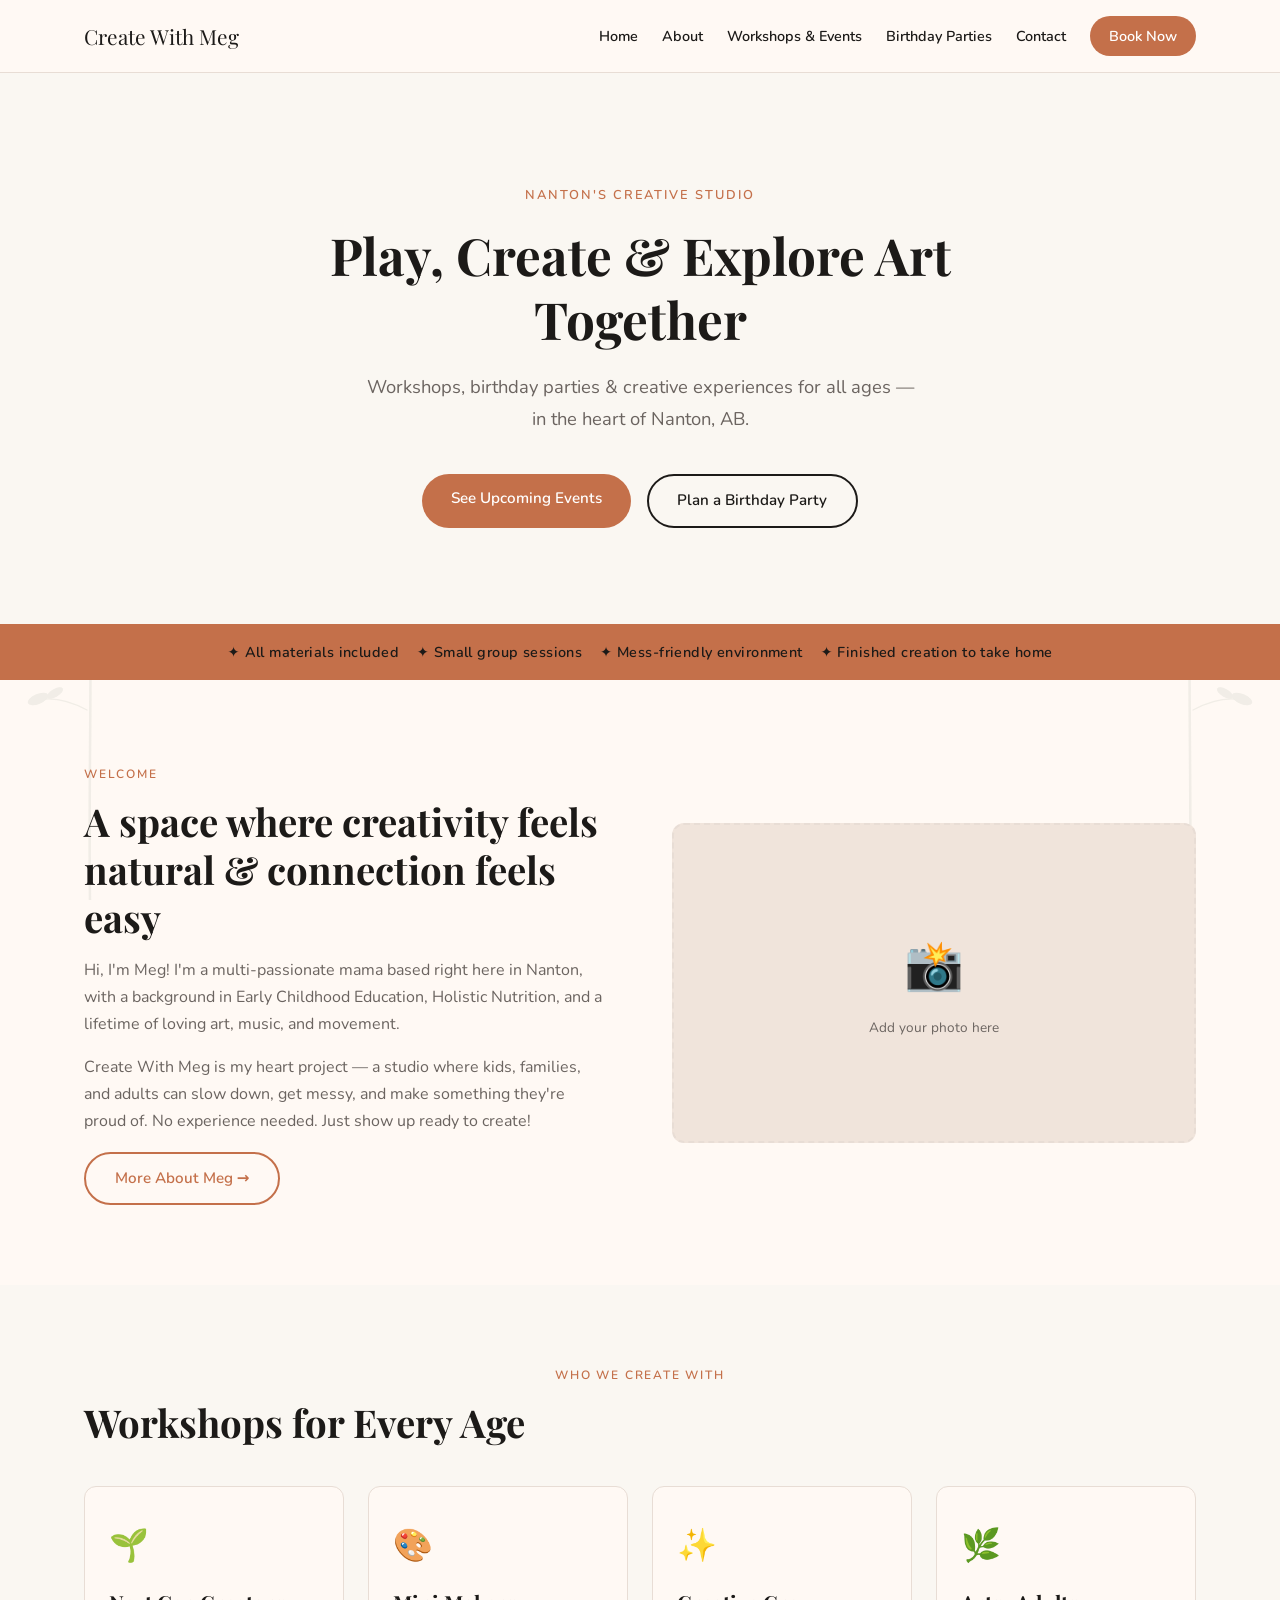
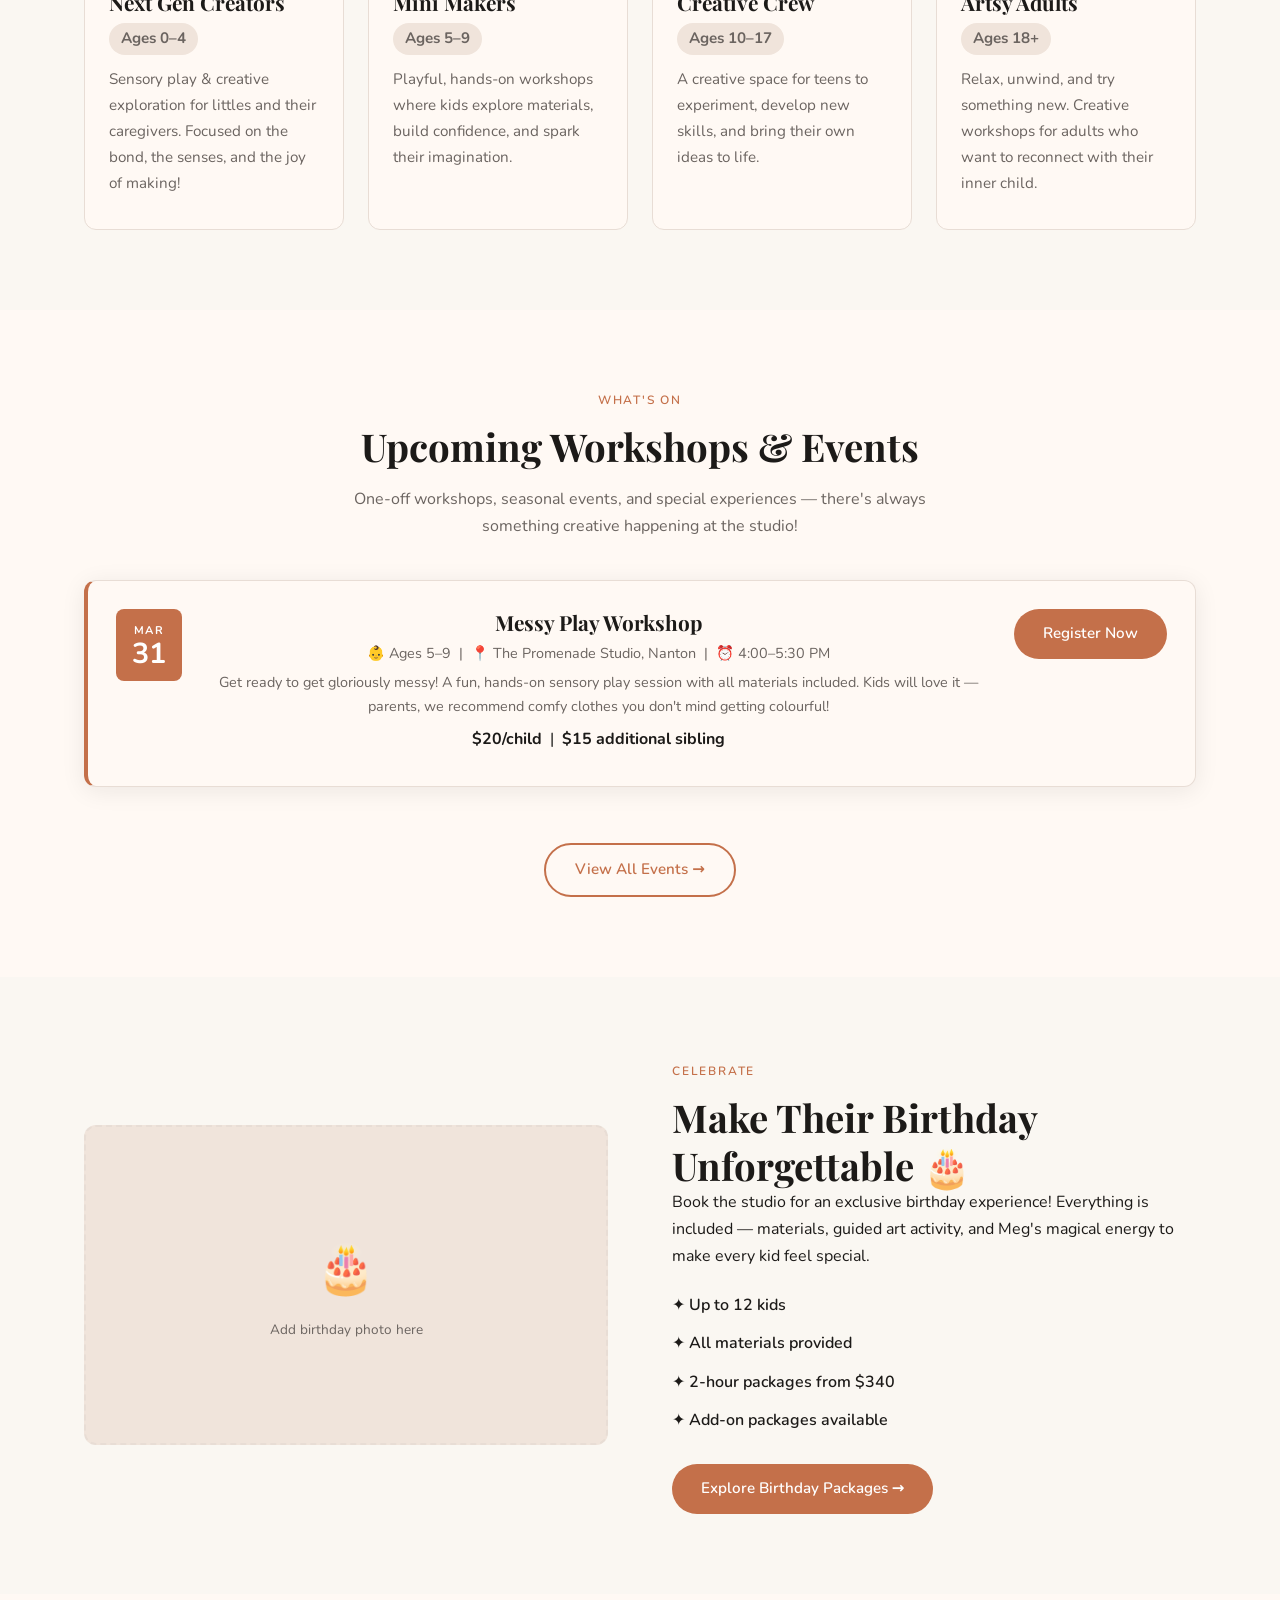
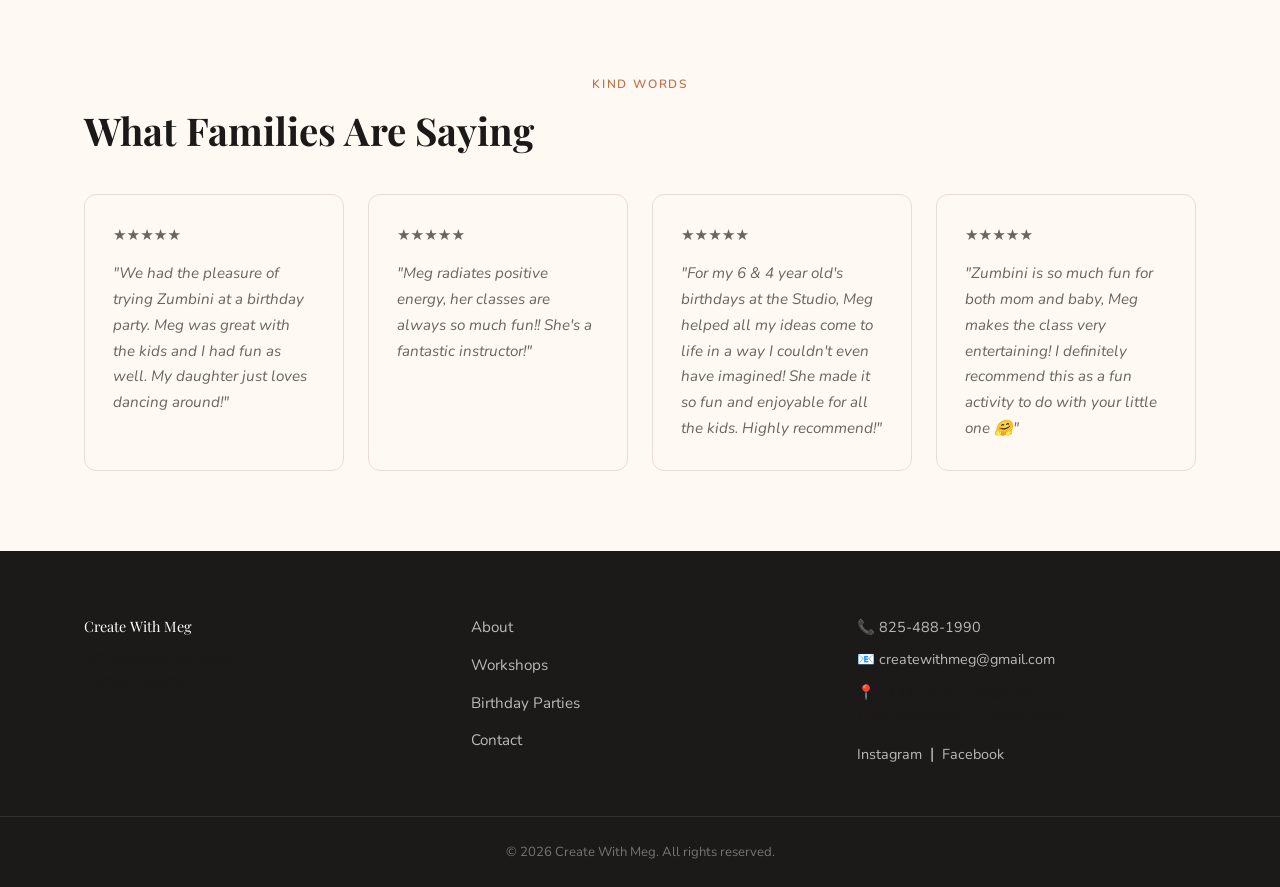
<file: index.html>
<!DOCTYPE html>
<html lang="en">
<head>
  <meta charset="UTF-8" />
  <meta name="viewport" content="width=device-width, initial-scale=1.0" />
  <title>Create With Meg | Art Studio — Nanton, AB</title>
  <meta name="description" content="Creative workshops, birthday parties, and art experiences for all ages in Nanton, Alberta. Book your spot at Create With Meg!" />
  <link rel="stylesheet" href="css/style.css" />
  <link href="https://fonts.googleapis.com/css2?family=Playfair+Display:wght@400;600;700&family=Nunito:wght@300;400;600&display=swap" rel="stylesheet" />
</head>
<body>
  <div class="botanical-bg botanical-bg-left" aria-hidden="true"><img src="images/botanical.svg" alt=""/></div>
  <div class="botanical-bg botanical-bg-right" aria-hidden="true"><img src="images/botanical.svg" alt=""/></div>

  <!-- NAVIGATION -->
  <nav class="navbar">
    <div class="nav-inner">
      <a href="index.html" class="nav-logo">Create With Meg</a>
      <ul class="nav-links">
        <li><a href="index.html">Home</a></li>
        <li><a href="about.html">About</a></li>
        <li><a href="workshops.html">Workshops & Events</a></li>
        <li><a href="birthdays.html">Birthday Parties</a></li>
        <li><a href="contact.html">Contact</a></li>
        <li><a href="workshops.html" class="btn-nav">Book Now</a></li>
      </ul>
      <button class="nav-toggle" aria-label="Toggle menu">&#9776;</button>
    </div>
  </nav>

  <!-- HERO -->
  <section class="hero">
    <div class="hero-content">
      <p class="hero-eyebrow">Nanton's Creative Studio</p>
      <h1>Play, Create &amp; Explore Art Together</h1>
      <p class="hero-sub">Workshops, birthday parties &amp; creative experiences for all ages — in the heart of Nanton, AB.</p>
      <div class="hero-btns">
        <a href="workshops.html" class="btn-primary">See Upcoming Events</a>
        <a href="birthdays.html" class="btn-secondary">Plan a Birthday Party</a>
      </div>
    </div>
  </section>

  <!-- INTRO STRIP -->
  <section class="intro-strip">
    <div class="container">
      <p>✦ All materials included &nbsp;&nbsp; ✦ Small group sessions &nbsp;&nbsp; ✦ Mess-friendly environment &nbsp;&nbsp; ✦ Finished creation to take home</p>
    </div>
  </section>

  <!-- ABOUT SNIPPET -->
  <section class="about-home section-pad">
    <div class="container two-col">
      <div class="about-text">
        <span class="label-tag">Welcome</span>
        <h2>A space where creativity feels natural &amp; connection feels easy</h2>
        <p>Hi, I'm Meg! I'm a multi-passionate mama based right here in Nanton, with a background in Early Childhood Education, Holistic Nutrition, and a lifetime of loving art, music, and movement.</p>
        <p>Create With Meg is my heart project — a studio where kids, families, and adults can slow down, get messy, and make something they're proud of. No experience needed. Just show up ready to create!</p>
        <a href="about.html" class="btn-outline">More About Meg →</a>
      </div>
      <div class="about-img-placeholder">
        <div class="img-block">📸<br/><small>Add your photo here</small></div>
      </div>
    </div>
  </section>

  <!-- AGE GROUPS -->
  <section class="age-groups section-pad bg-cream">
    <div class="container">
      <span class="label-tag center">Who We Create With</span>
      <h2 class="section-title">Workshops for Every Age</h2>
      <div class="cards-grid">
        <div class="card">
          <div class="card-icon">🌱</div>
          <h3>Next Gen Creators</h3>
          <p class="age-badge">Ages 0–4</p>
          <p>Sensory play &amp; creative exploration for littles and their caregivers. Focused on the bond, the senses, and the joy of making!</p>
        </div>
        <div class="card">
          <div class="card-icon">🎨</div>
          <h3>Mini Makers</h3>
          <p class="age-badge">Ages 5–9</p>
          <p>Playful, hands-on workshops where kids explore materials, build confidence, and spark their imagination.</p>
        </div>
        <div class="card">
          <div class="card-icon">✨</div>
          <h3>Creative Crew</h3>
          <p class="age-badge">Ages 10–17</p>
          <p>A creative space for teens to experiment, develop new skills, and bring their own ideas to life.</p>
        </div>
        <div class="card">
          <div class="card-icon">🌿</div>
          <h3>Artsy Adults</h3>
          <p class="age-badge">Ages 18+</p>
          <p>Relax, unwind, and try something new. Creative workshops for adults who want to reconnect with their inner child.</p>
        </div>
      </div>
    </div>
  </section>

  <!-- UPCOMING EVENTS TEASER -->
  <section class="events-teaser section-pad">
    <div class="container center-text">
      <span class="label-tag center">What's On</span>
      <h2 class="section-title">Upcoming Workshops &amp; Events</h2>
      <p class="section-sub">One-off workshops, seasonal events, and special experiences — there's always something creative happening at the studio!</p>

      <!-- EVENT CARD -->
      <div class="event-card featured">
        <div class="event-date-block">
          <span class="month">MAR</span>
          <span class="day">31</span>
        </div>
        <div class="event-details">
          <h3>Messy Play Workshop</h3>
          <p>👶 Ages 5–9 &nbsp;|&nbsp; 📍 The Promenade Studio, Nanton &nbsp;|&nbsp; ⏰ 4:00–5:30 PM</p>
          <p>Get ready to get gloriously messy! A fun, hands-on sensory play session with all materials included. Kids will love it — parents, we recommend comfy clothes you don't mind getting colourful!</p>
          <p class="price"><strong>$20/child</strong> &nbsp;|&nbsp; <strong>$15 additional sibling</strong></p>
        </div>
        <div class="event-cta">
          <a href="workshops.html#march31" class="btn-primary">Register Now</a>
        </div>
      </div>

      <a href="workshops.html" class="btn-outline" style="margin-top:2rem;">View All Events →</a>
    </div>
  </section>

  <!-- BIRTHDAY TEASER -->
  <section class="birthday-teaser section-pad bg-cream">
    <div class="container two-col reverse">
      <div class="birthday-text">
        <span class="label-tag">Celebrate</span>
        <h2>Make Their Birthday Unforgettable 🎂</h2>
        <p>Book the studio for an exclusive birthday experience! Everything is included — materials, guided art activity, and Meg's magical energy to make every kid feel special.</p>
        <ul class="birthday-bullets">
          <li>✦ Up to 12 kids</li>
          <li>✦ All materials provided</li>
          <li>✦ 2-hour packages from $340</li>
          <li>✦ Add-on packages available</li>
        </ul>
        <a href="birthdays.html" class="btn-primary">Explore Birthday Packages →</a>
      </div>
      <div class="about-img-placeholder">
        <div class="img-block">🎂<br/><small>Add birthday photo here</small></div>
      </div>
    </div>
  </section>

  <!-- REVIEWS -->
  <section class="reviews section-pad">
    <div class="container">
      <span class="label-tag center">Kind Words</span>
      <h2 class="section-title">What Families Are Saying</h2>
      <div class="reviews-grid">
        <div class="review-card">
          <p class="stars">★★★★★</p>
          <p>"We had the pleasure of trying Zumbini at a birthday party. Meg was great with the kids and I had fun as well. My daughter just loves dancing around!"</p>
        </div>
        <div class="review-card">
          <p class="stars">★★★★★</p>
          <p>"Meg radiates positive energy, her classes are always so much fun!! She's a fantastic instructor!"</p>
        </div>
        <div class="review-card">
          <p class="stars">★★★★★</p>
          <p>"For my 6 &amp; 4 year old's birthdays at the Studio, Meg helped all my ideas come to life in a way I couldn't even have imagined! She made it so fun and enjoyable for all the kids. Highly recommend!"</p>
        </div>
        <div class="review-card">
          <p class="stars">★★★★★</p>
          <p>"Zumbini is so much fun for both mom and baby, Meg makes the class very entertaining! I definitely recommend this as a fun activity to do with your little one 🤗"</p>
        </div>
      </div>
    </div>
  </section>

  <!-- FOOTER -->
  <footer class="footer">
    <div class="container footer-inner">
      <div class="footer-brand">
        <p class="footer-logo">Create With Meg</p>
        <p>Art Studio for All Ages<br/>Nanton, Alberta</p>
      </div>
      <div class="footer-links">
        <a href="about.html">About</a>
        <a href="workshops.html">Workshops</a>
        <a href="birthdays.html">Birthday Parties</a>
        <a href="contact.html">Contact</a>
      </div>
      <div class="footer-contact">
        <p>📞 <a href="tel:8254881990">825-488-1990</a></p>
        <p>📧 <a href="mailto:createwithmeg@gmail.com">createwithmeg@gmail.com</a></p>
        <p>📍 2111 20 St, Nanton AB<br/>(The Promenade — lower level)</p>
        <div class="social-links">
          <a href="#" aria-label="Instagram">Instagram</a> &nbsp;|&nbsp; <a href="#" aria-label="Facebook">Facebook</a>
        </div>
      </div>
    </div>
    <p class="footer-copy">© 2026 Create With Meg. All rights reserved.</p>
  </footer>

  <script>
    // Mobile nav toggle
    const toggle = document.querySelector('.nav-toggle');
    const navLinks = document.querySelector('.nav-links');
    toggle.addEventListener('click', () => navLinks.classList.toggle('open'));
  </script>

</body>
</html>
</file>
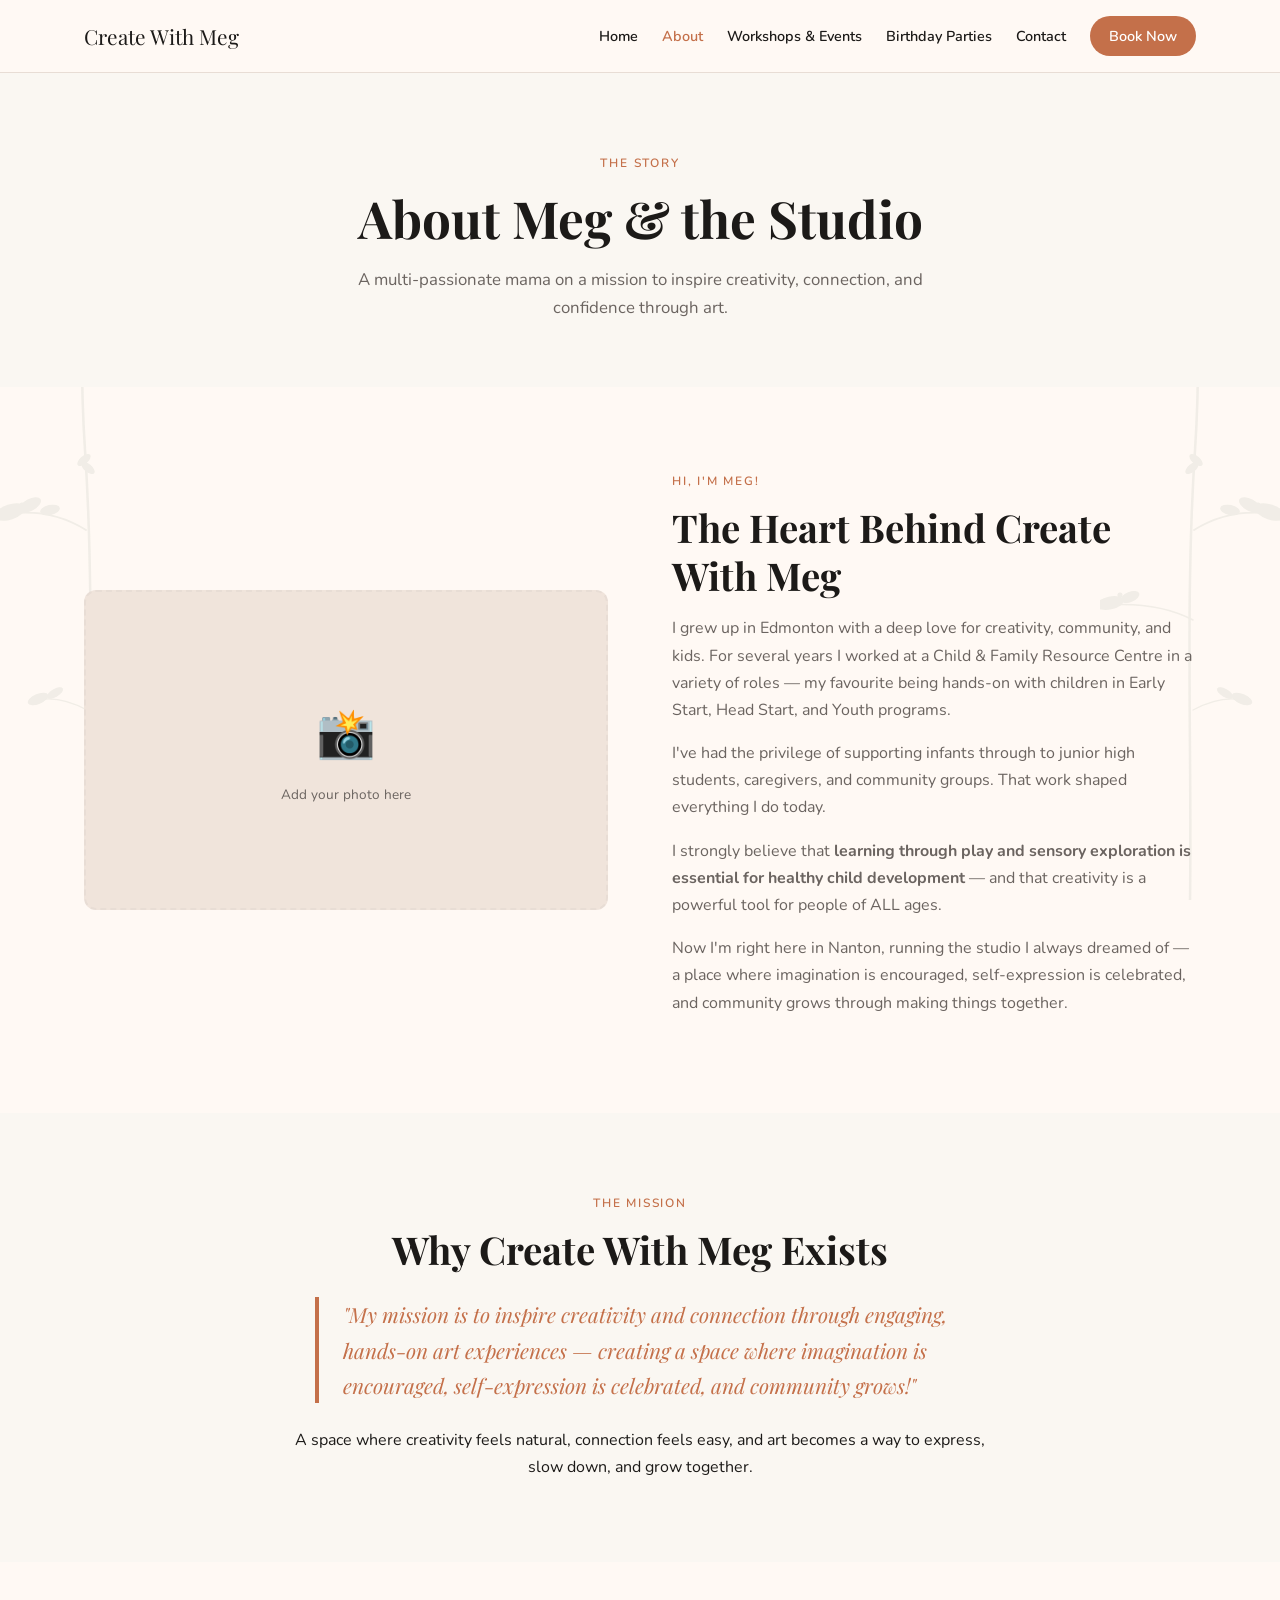
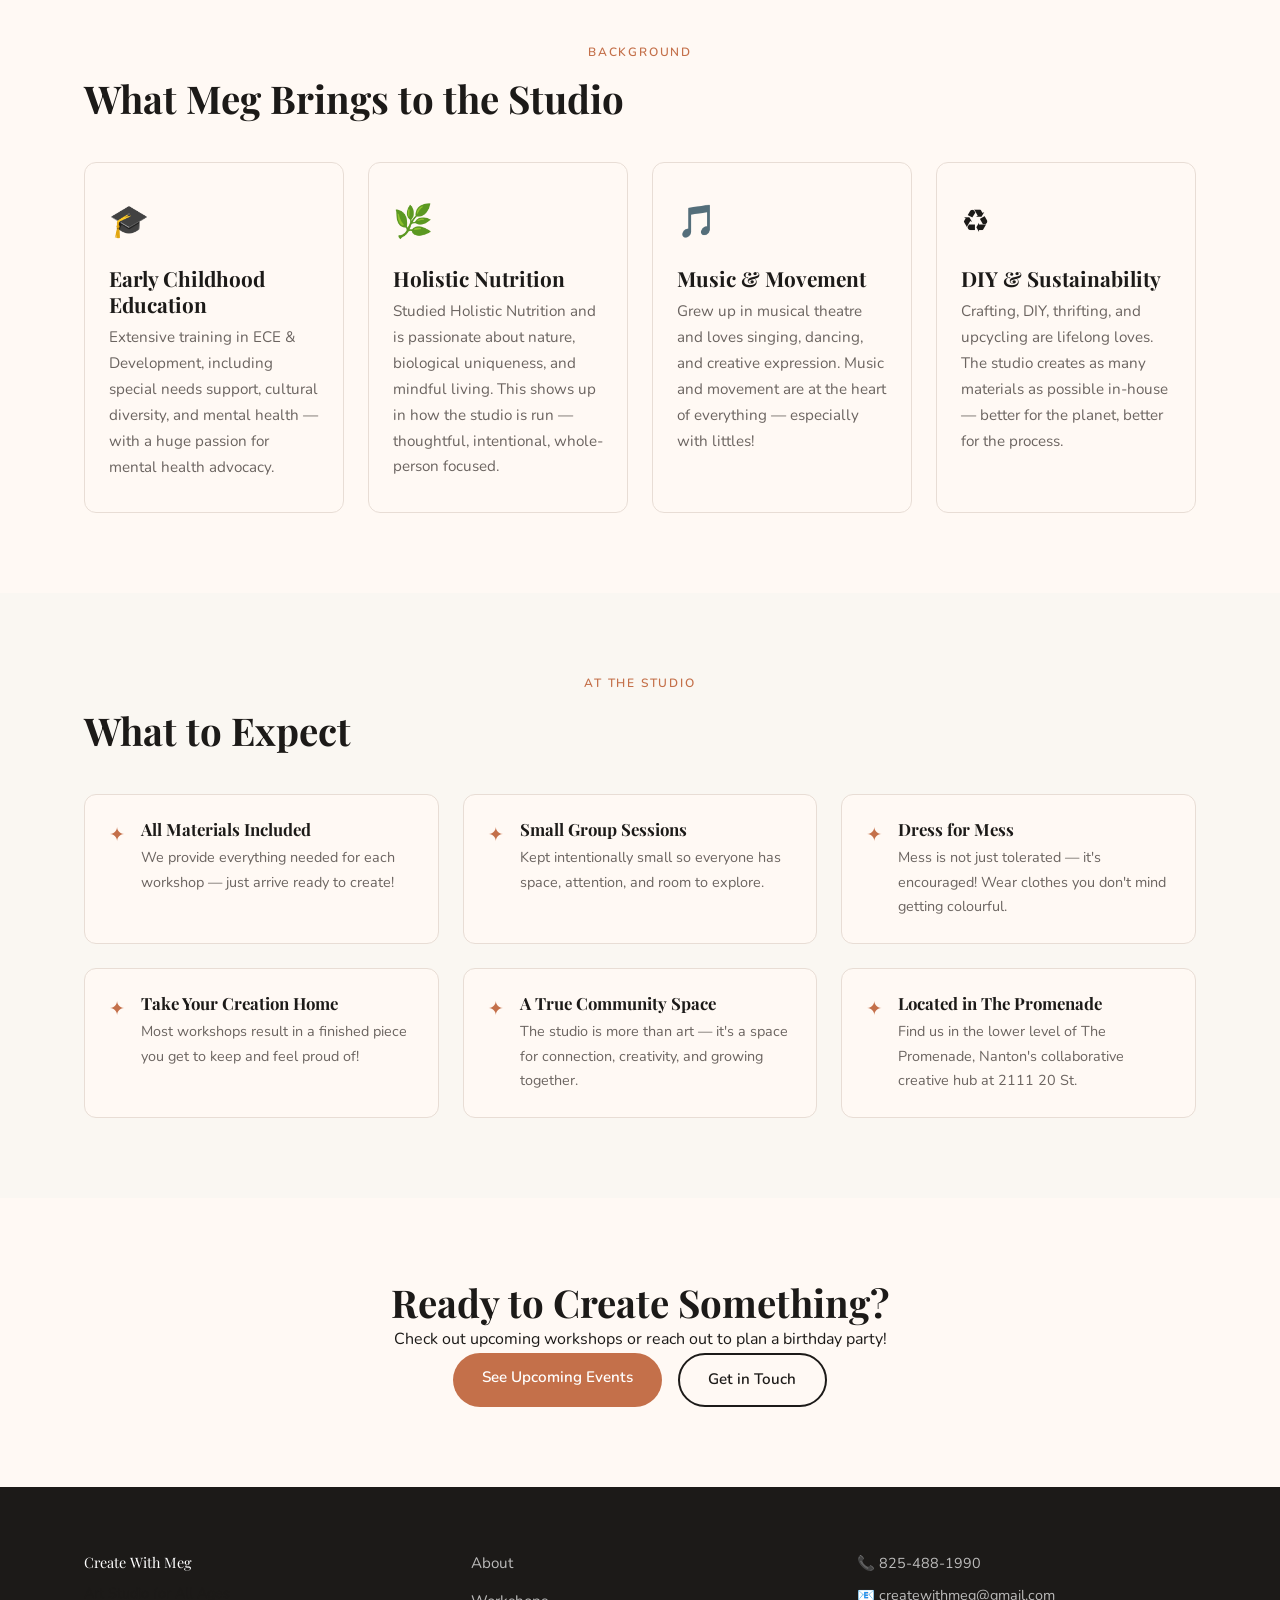
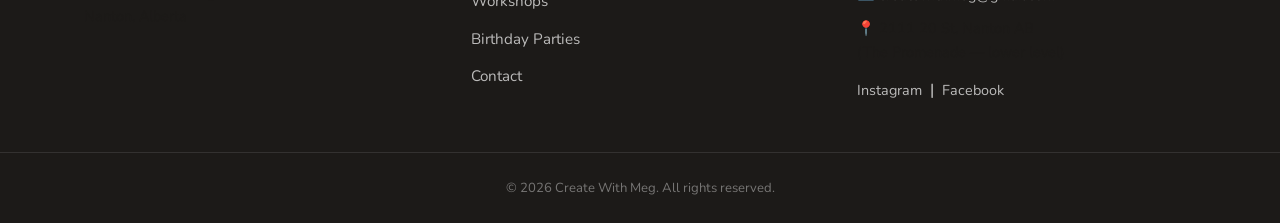
<file: about.html>
<!DOCTYPE html>
<html lang="en">
<head>
  <meta charset="UTF-8" />
  <meta name="viewport" content="width=device-width, initial-scale=1.0" />
  <title>About Meg | Create With Meg Art Studio</title>
  <meta name="description" content="Meet Meg — the heart behind Create With Meg art studio in Nanton, Alberta. Early Childhood Education, Holistic Nutrition, and a lifetime of creativity." />
  <link rel="stylesheet" href="css/style.css" />
  <link href="https://fonts.googleapis.com/css2?family=Playfair+Display:wght@400;600;700&family=Nunito:wght@300;400;600&display=swap" rel="stylesheet" />
</head>
<body>
  <div class="botanical-bg botanical-bg-left" aria-hidden="true"><img src="images/botanical.svg" alt=""/></div>
  <div class="botanical-bg botanical-bg-right" aria-hidden="true"><img src="images/botanical.svg" alt=""/></div>

  <!-- NAVIGATION -->
  <nav class="navbar">
    <div class="nav-inner">
      <a href="index.html" class="nav-logo">Create With Meg</a>
      <ul class="nav-links">
        <li><a href="index.html">Home</a></li>
        <li><a href="about.html" class="active">About</a></li>
        <li><a href="workshops.html">Workshops & Events</a></li>
        <li><a href="birthdays.html">Birthday Parties</a></li>
        <li><a href="contact.html">Contact</a></li>
        <li><a href="workshops.html" class="btn-nav">Book Now</a></li>
      </ul>
      <button class="nav-toggle" aria-label="Toggle menu">&#9776;</button>
    </div>
  </nav>

  <!-- PAGE HERO -->
  <section class="page-hero">
    <div class="container center-text">
      <span class="label-tag center">The Story</span>
      <h1>About Meg &amp; the Studio</h1>
      <p>A multi-passionate mama on a mission to inspire creativity, connection, and confidence through art.</p>
    </div>
  </section>

  <!-- ABOUT MEG -->
  <section class="section-pad">
    <div class="container two-col">
      <div class="about-img-placeholder">
        <div class="img-block">📸<br/><small>Add your photo here</small></div>
      </div>
      <div class="about-text">
        <span class="label-tag">Hi, I'm Meg!</span>
        <h2>The Heart Behind Create With Meg</h2>
        <p>I grew up in Edmonton with a deep love for creativity, community, and kids. For several years I worked at a Child &amp; Family Resource Centre in a variety of roles — my favourite being hands-on with children in Early Start, Head Start, and Youth programs.</p>
        <p>I've had the privilege of supporting infants through to junior high students, caregivers, and community groups. That work shaped everything I do today.</p>
        <p>I strongly believe that <strong>learning through play and sensory exploration is essential for healthy child development</strong> — and that creativity is a powerful tool for people of ALL ages.</p>
        <p>Now I'm right here in Nanton, running the studio I always dreamed of — a place where imagination is encouraged, self-expression is celebrated, and community grows through making things together.</p>
      </div>
    </div>
  </section>

  <!-- MISSION -->
  <section class="section-pad bg-cream">
    <div class="container center-text" style="max-width: 750px;">
      <span class="label-tag center">The Mission</span>
      <h2 class="section-title">Why Create With Meg Exists</h2>
      <blockquote class="mission-quote">
        "My mission is to inspire creativity and connection through engaging, hands-on art experiences — creating a space where imagination is encouraged, self-expression is celebrated, and community grows!"
      </blockquote>
      <p>A space where creativity feels natural, connection feels easy, and art becomes a way to express, slow down, and grow together.</p>
    </div>
  </section>

  <!-- BACKGROUND HIGHLIGHTS -->
  <section class="section-pad">
    <div class="container">
      <span class="label-tag center">Background</span>
      <h2 class="section-title">What Meg Brings to the Studio</h2>
      <div class="cards-grid">
        <div class="card">
          <div class="card-icon">🎓</div>
          <h3>Early Childhood Education</h3>
          <p>Extensive training in ECE &amp; Development, including special needs support, cultural diversity, and mental health — with a huge passion for mental health advocacy.</p>
        </div>
        <div class="card">
          <div class="card-icon">🌿</div>
          <h3>Holistic Nutrition</h3>
          <p>Studied Holistic Nutrition and is passionate about nature, biological uniqueness, and mindful living. This shows up in how the studio is run — thoughtful, intentional, whole-person focused.</p>
        </div>
        <div class="card">
          <div class="card-icon">🎵</div>
          <h3>Music &amp; Movement</h3>
          <p>Grew up in musical theatre and loves singing, dancing, and creative expression. Music and movement are at the heart of everything — especially with littles!</p>
        </div>
        <div class="card">
          <div class="card-icon">♻️</div>
          <h3>DIY &amp; Sustainability</h3>
          <p>Crafting, DIY, thrifting, and upcycling are lifelong loves. The studio creates as many materials as possible in-house — better for the planet, better for the process.</p>
        </div>
      </div>
    </div>
  </section>

  <!-- WHAT TO EXPECT -->
  <section class="section-pad bg-cream">
    <div class="container">
      <span class="label-tag center">At the Studio</span>
      <h2 class="section-title">What to Expect</h2>
      <div class="expect-grid">
        <div class="expect-item">
          <span class="expect-icon">✦</span>
          <div>
            <h4>All Materials Included</h4>
            <p>We provide everything needed for each workshop — just arrive ready to create!</p>
          </div>
        </div>
        <div class="expect-item">
          <span class="expect-icon">✦</span>
          <div>
            <h4>Small Group Sessions</h4>
            <p>Kept intentionally small so everyone has space, attention, and room to explore.</p>
          </div>
        </div>
        <div class="expect-item">
          <span class="expect-icon">✦</span>
          <div>
            <h4>Dress for Mess</h4>
            <p>Mess is not just tolerated — it's encouraged! Wear clothes you don't mind getting colourful.</p>
          </div>
        </div>
        <div class="expect-item">
          <span class="expect-icon">✦</span>
          <div>
            <h4>Take Your Creation Home</h4>
            <p>Most workshops result in a finished piece you get to keep and feel proud of!</p>
          </div>
        </div>
        <div class="expect-item">
          <span class="expect-icon">✦</span>
          <div>
            <h4>A True Community Space</h4>
            <p>The studio is more than art — it's a space for connection, creativity, and growing together.</p>
          </div>
        </div>
        <div class="expect-item">
          <span class="expect-icon">✦</span>
          <div>
            <h4>Located in The Promenade</h4>
            <p>Find us in the lower level of The Promenade, Nanton's collaborative creative hub at 2111 20 St.</p>
          </div>
        </div>
      </div>
    </div>
  </section>

  <!-- CTA -->
  <section class="section-pad center-text">
    <div class="container" style="max-width: 600px;">
      <h2>Ready to Create Something?</h2>
      <p>Check out upcoming workshops or reach out to plan a birthday party!</p>
      <div class="hero-btns">
        <a href="workshops.html" class="btn-primary">See Upcoming Events</a>
        <a href="contact.html" class="btn-secondary">Get in Touch</a>
      </div>
    </div>
  </section>

  <!-- FOOTER -->
  <footer class="footer">
    <div class="container footer-inner">
      <div class="footer-brand">
        <p class="footer-logo">Create With Meg</p>
        <p>Art Studio for All Ages<br/>Nanton, Alberta</p>
      </div>
      <div class="footer-links">
        <a href="about.html">About</a>
        <a href="workshops.html">Workshops</a>
        <a href="birthdays.html">Birthday Parties</a>
        <a href="contact.html">Contact</a>
      </div>
      <div class="footer-contact">
        <p>📞 <a href="tel:8254881990">825-488-1990</a></p>
        <p>📧 <a href="mailto:createwithmeg@gmail.com">createwithmeg@gmail.com</a></p>
        <p>📍 2111 20 St, Nanton AB<br/>(The Promenade — lower level)</p>
        <div class="social-links">
          <a href="#" aria-label="Instagram">Instagram</a> &nbsp;|&nbsp; <a href="#" aria-label="Facebook">Facebook</a>
        </div>
      </div>
    </div>
    <p class="footer-copy">© 2026 Create With Meg. All rights reserved.</p>
  </footer>

  <script>
    const toggle = document.querySelector('.nav-toggle');
    const navLinks = document.querySelector('.nav-links');
    toggle.addEventListener('click', () => navLinks.classList.toggle('open'));
  </script>

</body>
</html>
</file>
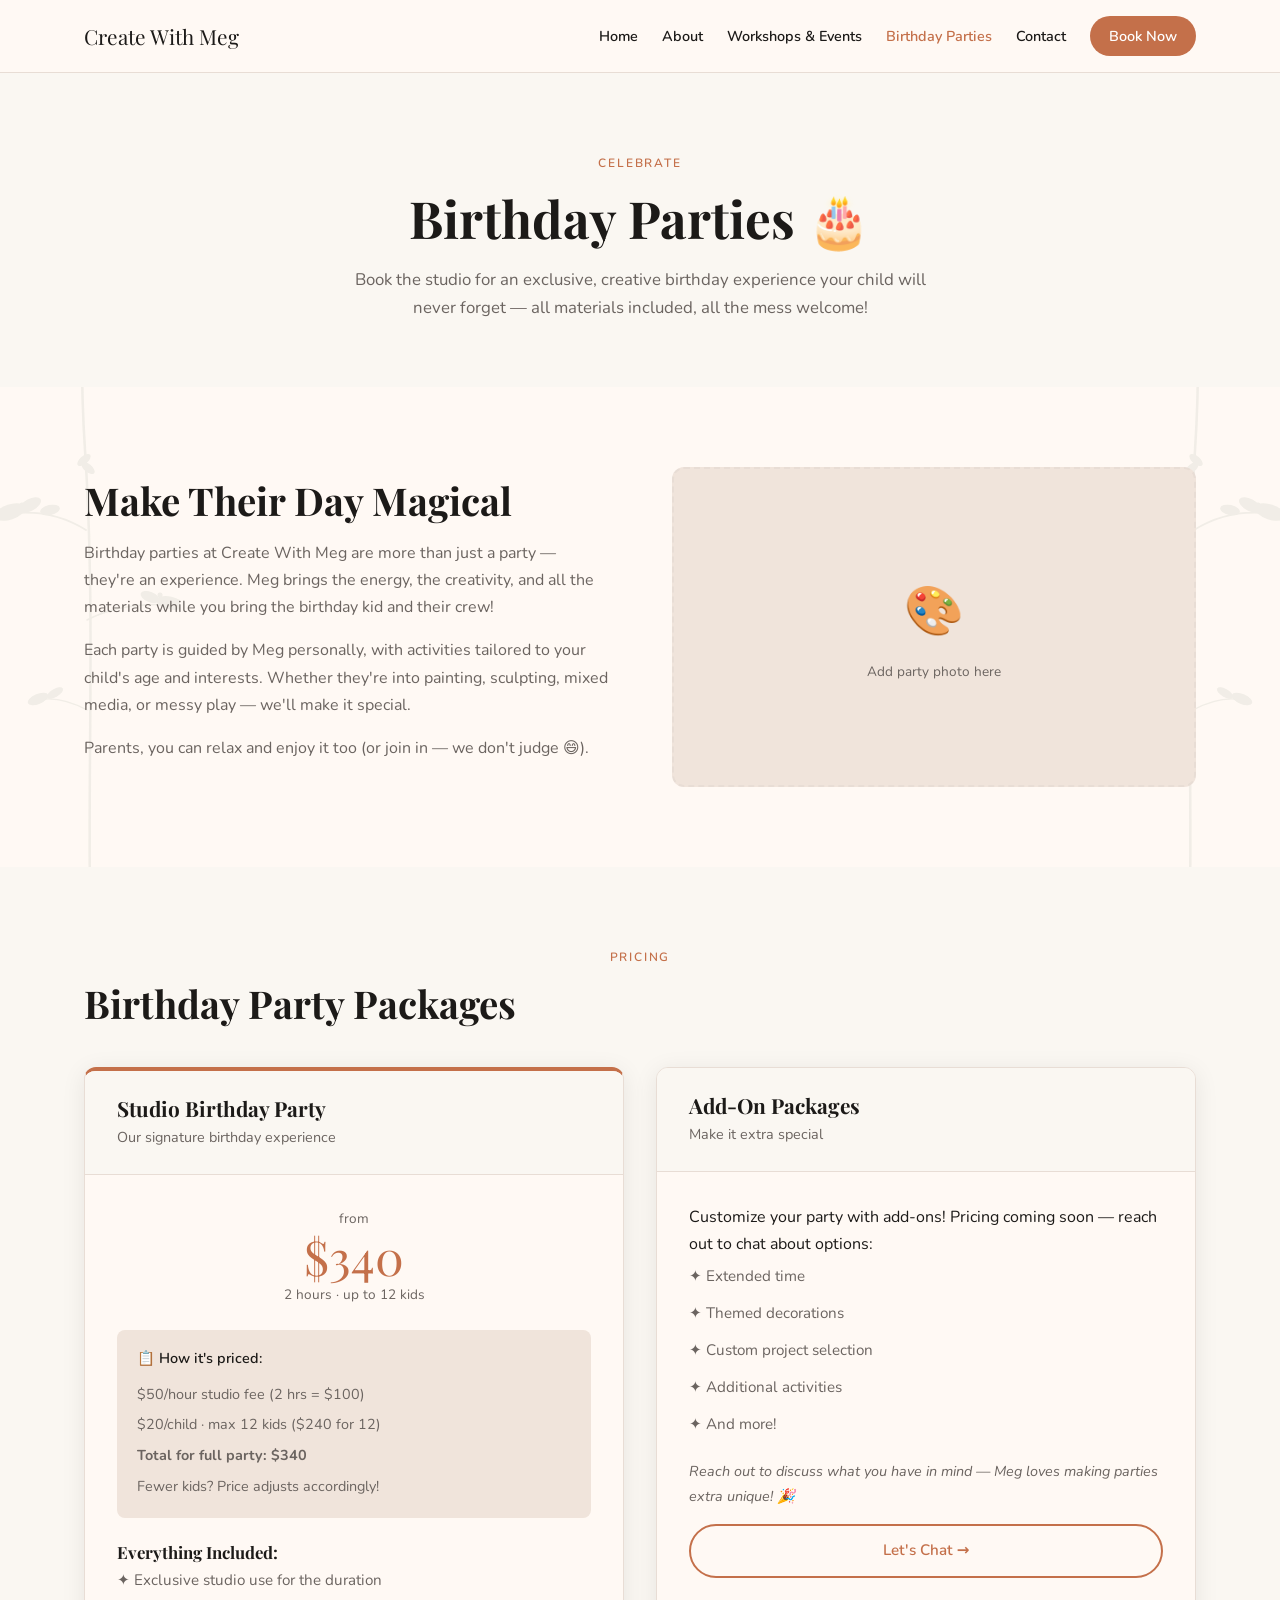
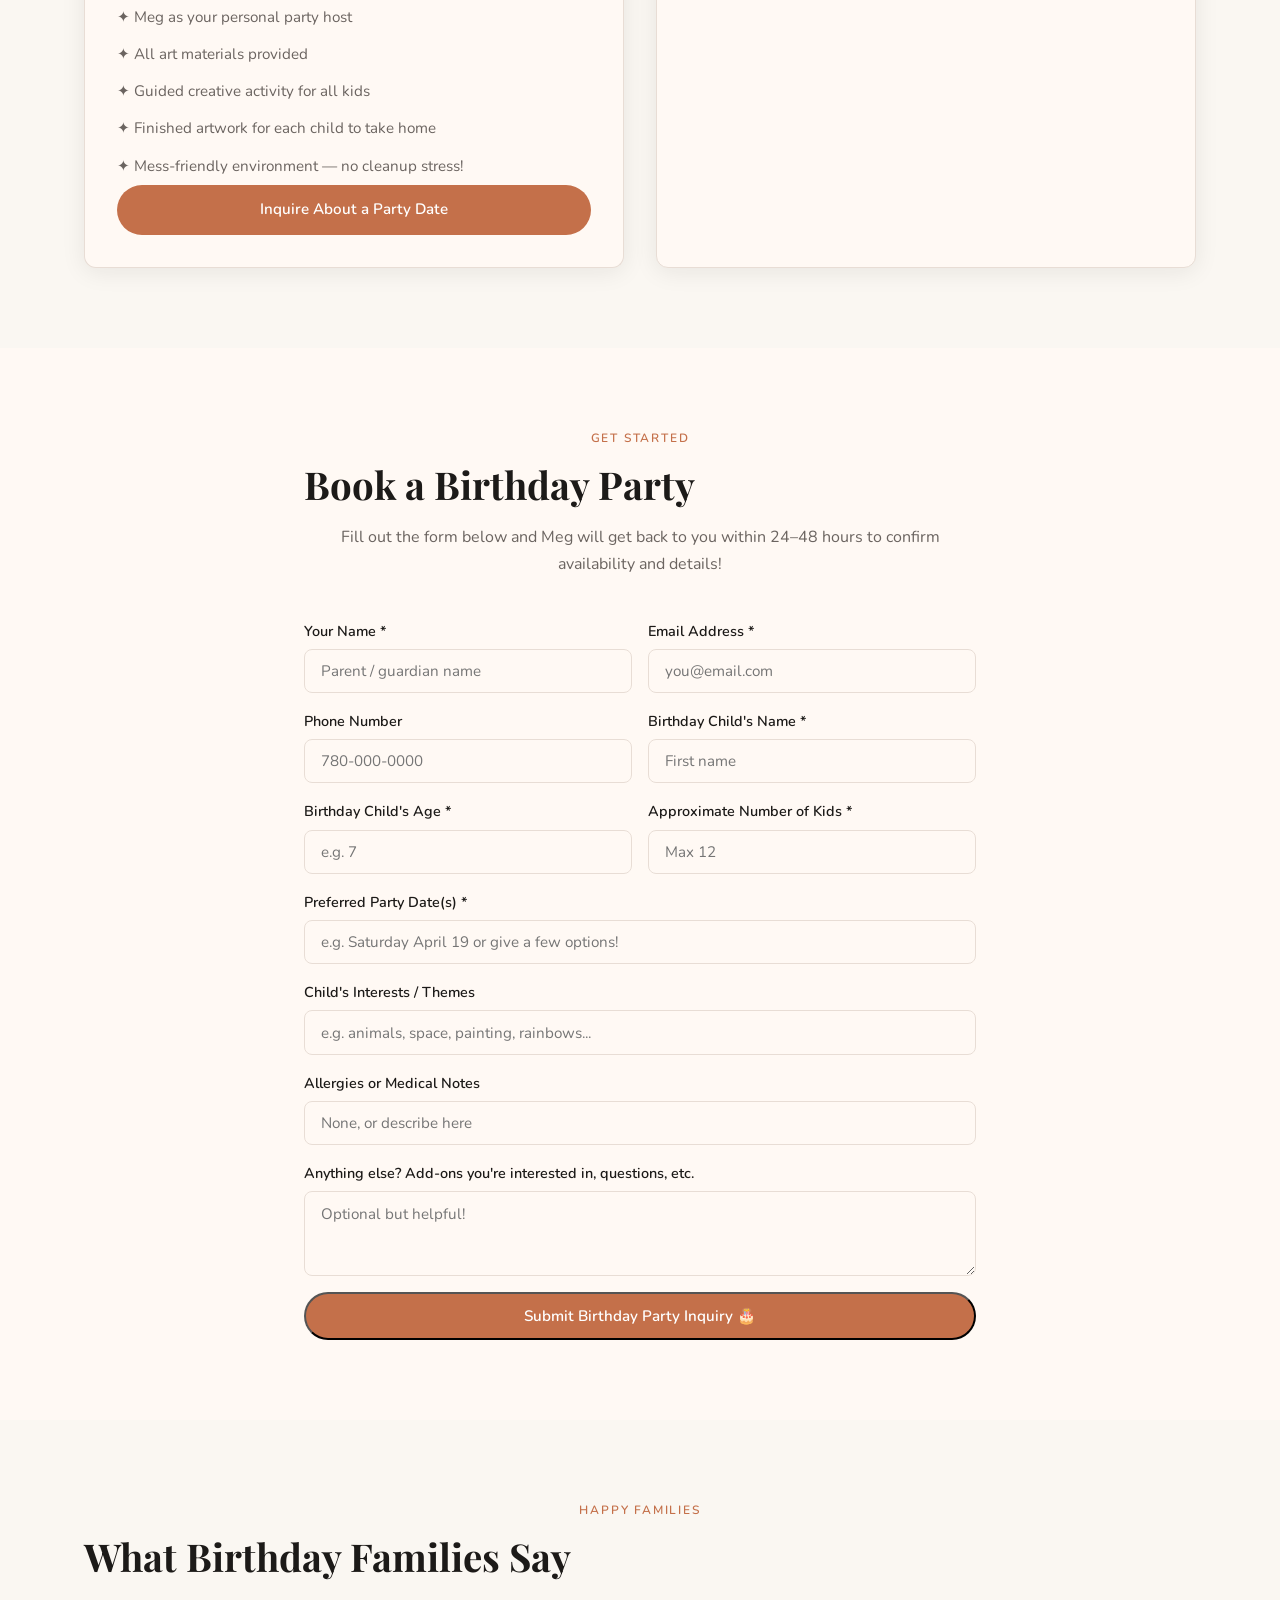
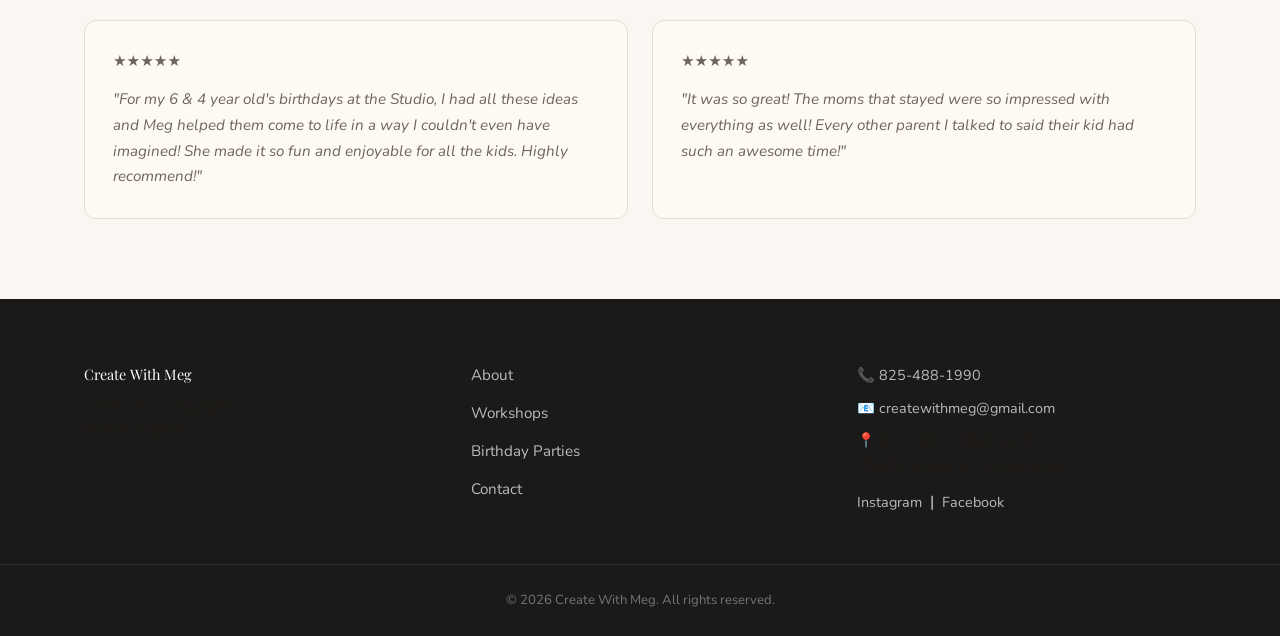
<file: birthdays.html>
<!DOCTYPE html>
<html lang="en">
<head>
  <meta charset="UTF-8" />
  <meta name="viewport" content="width=device-width, initial-scale=1.0" />
  <title>Birthday Parties | Create With Meg</title>
  <meta name="description" content="Book a creative birthday party for your child at Create With Meg in Nanton, Alberta. All materials included, up to 12 kids, 2-hour packages from $340." />
  <link rel="stylesheet" href="css/style.css" />
  <link href="https://fonts.googleapis.com/css2?family=Playfair+Display:wght@400;600;700&family=Nunito:wght@300;400;600&display=swap" rel="stylesheet" />
</head>
<body>
  <div class="botanical-bg botanical-bg-left" aria-hidden="true"><img src="images/botanical.svg" alt=""/></div>
  <div class="botanical-bg botanical-bg-right" aria-hidden="true"><img src="images/botanical.svg" alt=""/></div>

  <!-- NAVIGATION -->
  <nav class="navbar">
    <div class="nav-inner">
      <a href="index.html" class="nav-logo">Create With Meg</a>
      <ul class="nav-links">
        <li><a href="index.html">Home</a></li>
        <li><a href="about.html">About</a></li>
        <li><a href="workshops.html">Workshops & Events</a></li>
        <li><a href="birthdays.html" class="active">Birthday Parties</a></li>
        <li><a href="contact.html">Contact</a></li>
        <li><a href="workshops.html" class="btn-nav">Book Now</a></li>
      </ul>
      <button class="nav-toggle" aria-label="Toggle menu">&#9776;</button>
    </div>
  </nav>

  <!-- PAGE HERO -->
  <section class="page-hero birthday-hero">
    <div class="container center-text">
      <span class="label-tag center">Celebrate</span>
      <h1>Birthday Parties 🎂</h1>
      <p>Book the studio for an exclusive, creative birthday experience your child will never forget — all materials included, all the mess welcome!</p>
    </div>
  </section>

  <!-- BIRTHDAY INTRO -->
  <section class="section-pad">
    <div class="container two-col">
      <div class="about-text">
        <h2>Make Their Day Magical</h2>
        <p>Birthday parties at Create With Meg are more than just a party — they're an experience. Meg brings the energy, the creativity, and all the materials while you bring the birthday kid and their crew!</p>
        <p>Each party is guided by Meg personally, with activities tailored to your child's age and interests. Whether they're into painting, sculpting, mixed media, or messy play — we'll make it special.</p>
        <p>Parents, you can relax and enjoy it too (or join in — we don't judge 😄).</p>
      </div>
      <div class="about-img-placeholder">
        <div class="img-block">🎨<br/><small>Add party photo here</small></div>
      </div>
    </div>
  </section>

  <!-- PRICING -->
  <section class="section-pad bg-cream">
    <div class="container">
      <span class="label-tag center">Pricing</span>
      <h2 class="section-title">Birthday Party Packages</h2>

      <div class="pricing-grid">
        <div class="pricing-card featured-card">
          <div class="pricing-header">
            <h3>Studio Birthday Party</h3>
            <p class="pricing-sub">Our signature birthday experience</p>
          </div>
          <div class="pricing-body">
            <div class="price-main">
              <span class="price-from">from</span>
              <span class="price-num">$340</span>
              <span class="price-detail">2 hours · up to 12 kids</span>
            </div>
            <div class="price-breakdown">
              <p>📋 How it's priced:</p>
              <ul>
                <li>$50/hour studio fee (2 hrs = $100)</li>
                <li>$20/child · max 12 kids ($240 for 12)</li>
                <li><strong>Total for full party: $340</strong></li>
                <li>Fewer kids? Price adjusts accordingly!</li>
              </ul>
            </div>
            <h4>Everything Included:</h4>
            <ul class="included-list">
              <li>✦ Exclusive studio use for the duration</li>
              <li>✦ Meg as your personal party host</li>
              <li>✦ All art materials provided</li>
              <li>✦ Guided creative activity for all kids</li>
              <li>✦ Finished artwork for each child to take home</li>
              <li>✦ Mess-friendly environment — no cleanup stress!</li>
            </ul>
            <a href="#birthday-inquiry" class="btn-primary full-width">Inquire About a Party Date</a>
          </div>
        </div>

        <div class="pricing-card addon-card">
          <div class="pricing-header">
            <h3>Add-On Packages</h3>
            <p class="pricing-sub">Make it extra special</p>
          </div>
          <div class="pricing-body">
            <p>Customize your party with add-ons! Pricing coming soon — reach out to chat about options:</p>
            <ul class="included-list">
              <li>✦ Extended time</li>
              <li>✦ Themed decorations</li>
              <li>✦ Custom project selection</li>
              <li>✦ Additional activities</li>
              <li>✦ And more!</li>
            </ul>
            <p class="addon-note">Reach out to discuss what you have in mind — Meg loves making parties extra unique! 🎉</p>
            <a href="contact.html" class="btn-outline full-width">Let's Chat →</a>
          </div>
        </div>
      </div>
    </div>
  </section>

  <!-- INQUIRY FORM -->
  <section class="section-pad" id="birthday-inquiry">
    <div class="container form-container">
      <span class="label-tag center">Get Started</span>
      <h2 class="section-title">Book a Birthday Party</h2>
      <p class="center-text section-sub">Fill out the form below and Meg will get back to you within 24–48 hours to confirm availability and details!</p>

      <form class="registration-form" id="birthday-form" action="https://formspree.io/f/mwvwpvow" method="POST">
        <input type="hidden" name="_subject" value="🎂 New Birthday Party Inquiry — Create With Meg" />
        <input type="hidden" name="_next" value="thankyou.html" />
        <div class="form-row">
          <div class="form-group">
            <label for="b-parent-name">Your Name *</label>
            <input type="text" id="b-parent-name" name="parent_name" required placeholder="Parent / guardian name" />
          </div>
          <div class="form-group">
            <label for="b-email">Email Address *</label>
            <input type="email" id="b-email" name="email" required placeholder="you@email.com" />
          </div>
        </div>
        <div class="form-row">
          <div class="form-group">
            <label for="b-phone">Phone Number</label>
            <input type="tel" id="b-phone" name="phone" placeholder="780-000-0000" />
          </div>
          <div class="form-group">
            <label for="b-child-name">Birthday Child's Name *</label>
            <input type="text" id="b-child-name" name="child_name" required placeholder="First name" />
          </div>
        </div>
        <div class="form-row">
          <div class="form-group">
            <label for="b-child-age">Birthday Child's Age *</label>
            <input type="number" id="b-child-age" name="child_age" required placeholder="e.g. 7" min="1" max="17" />
          </div>
          <div class="form-group">
            <label for="b-guest-count">Approximate Number of Kids *</label>
            <input type="number" id="b-guest-count" name="guest_count" required placeholder="Max 12" min="1" max="12" />
          </div>
        </div>
        <div class="form-group">
          <label for="b-date">Preferred Party Date(s) *</label>
          <input type="text" id="b-date" name="preferred_dates" required placeholder="e.g. Saturday April 19 or give a few options!" />
        </div>
        <div class="form-group">
          <label for="b-interests">Child's Interests / Themes</label>
          <input type="text" id="b-interests" name="interests" placeholder="e.g. animals, space, painting, rainbows..." />
        </div>
        <div class="form-group">
          <label for="b-allergies">Allergies or Medical Notes</label>
          <input type="text" id="b-allergies" name="allergies" placeholder="None, or describe here" />
        </div>
        <div class="form-group">
          <label for="b-notes">Anything else? Add-ons you're interested in, questions, etc.</label>
          <textarea id="b-notes" name="notes" rows="3" placeholder="Optional but helpful!"></textarea>
        </div>
        <button type="submit" class="btn-primary full-width">Submit Birthday Party Inquiry 🎂</button>
      </form>
    </div>
  </section>

  <!-- REVIEWS -->
  <section class="section-pad bg-cream">
    <div class="container">
      <span class="label-tag center">Happy Families</span>
      <h2 class="section-title">What Birthday Families Say</h2>
      <div class="reviews-grid">
        <div class="review-card">
          <p class="stars">★★★★★</p>
          <p>"For my 6 &amp; 4 year old's birthdays at the Studio, I had all these ideas and Meg helped them come to life in a way I couldn't even have imagined! She made it so fun and enjoyable for all the kids. Highly recommend!"</p>
        </div>
        <div class="review-card">
          <p class="stars">★★★★★</p>
          <p>"It was so great! The moms that stayed were so impressed with everything as well! Every other parent I talked to said their kid had such an awesome time!"</p>
        </div>
      </div>
    </div>
  </section>

  <!-- FOOTER -->
  <footer class="footer">
    <div class="container footer-inner">
      <div class="footer-brand">
        <p class="footer-logo">Create With Meg</p>
        <p>Art Studio for All Ages<br/>Nanton, Alberta</p>
      </div>
      <div class="footer-links">
        <a href="about.html">About</a>
        <a href="workshops.html">Workshops</a>
        <a href="birthdays.html">Birthday Parties</a>
        <a href="contact.html">Contact</a>
      </div>
      <div class="footer-contact">
        <p>📞 <a href="tel:8254881990">825-488-1990</a></p>
        <p>📧 <a href="mailto:createwithmeg@gmail.com">createwithmeg@gmail.com</a></p>
        <p>📍 2111 20 St, Nanton AB<br/>(The Promenade — lower level)</p>
        <div class="social-links">
          <a href="#" aria-label="Instagram">Instagram</a> &nbsp;|&nbsp; <a href="#" aria-label="Facebook">Facebook</a>
        </div>
      </div>
    </div>
    <p class="footer-copy">© 2026 Create With Meg. All rights reserved.</p>
  </footer>

  <script>
    const toggle = document.querySelector('.nav-toggle');
    const navLinks = document.querySelector('.nav-links');
    toggle.addEventListener('click', () => navLinks.classList.toggle('open'));
  </script>

</body>
</html>
</file>
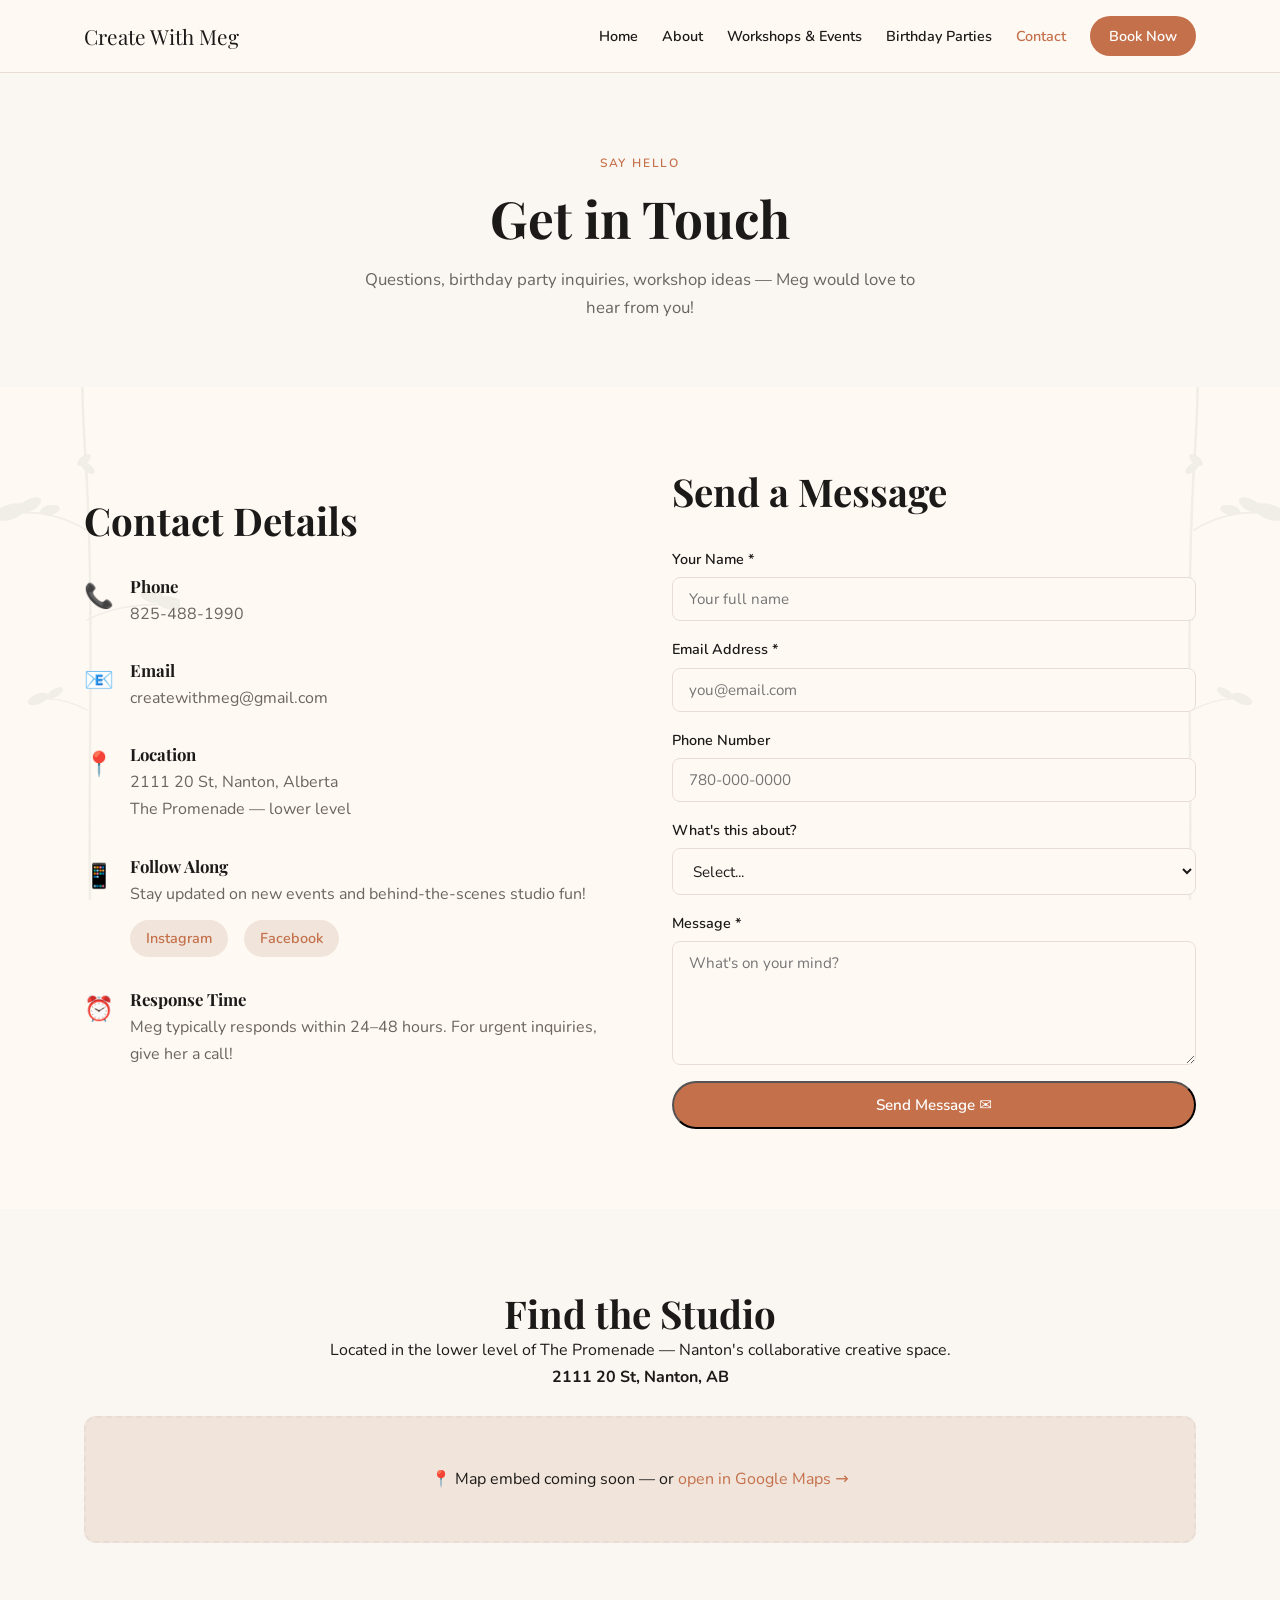
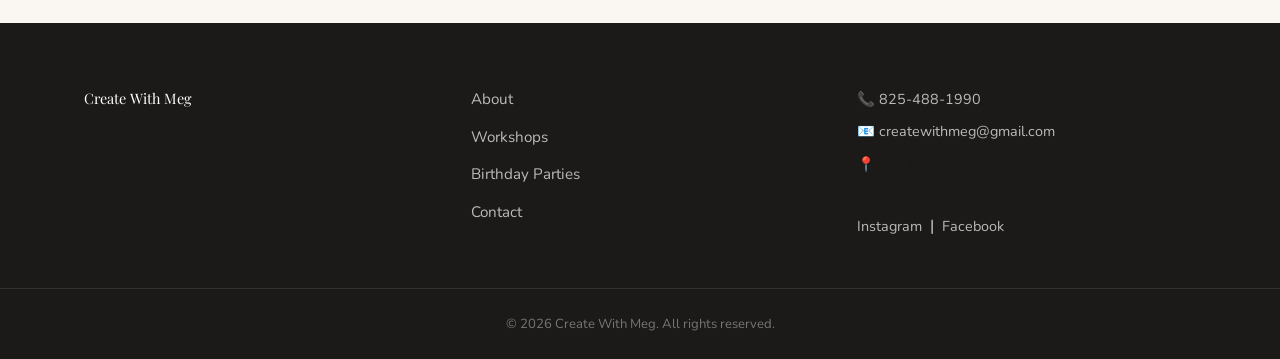
<file: contact.html>
<!DOCTYPE html>
<html lang="en">
<head>
  <meta charset="UTF-8" />
  <meta name="viewport" content="width=device-width, initial-scale=1.0" />
  <title>Contact | Create With Meg</title>
  <meta name="description" content="Get in touch with Meg — questions, birthday party inquiries, or just to say hi! Create With Meg Art Studio, Nanton AB." />
  <link rel="stylesheet" href="css/style.css" />
  <link href="https://fonts.googleapis.com/css2?family=Playfair+Display:wght@400;600;700&family=Nunito:wght@300;400;600&display=swap" rel="stylesheet" />
</head>
<body>
  <div class="botanical-bg botanical-bg-left" aria-hidden="true"><img src="images/botanical.svg" alt=""/></div>
  <div class="botanical-bg botanical-bg-right" aria-hidden="true"><img src="images/botanical.svg" alt=""/></div>

  <!-- NAVIGATION -->
  <nav class="navbar">
    <div class="nav-inner">
      <a href="index.html" class="nav-logo">Create With Meg</a>
      <ul class="nav-links">
        <li><a href="index.html">Home</a></li>
        <li><a href="about.html">About</a></li>
        <li><a href="workshops.html">Workshops & Events</a></li>
        <li><a href="birthdays.html">Birthday Parties</a></li>
        <li><a href="contact.html" class="active">Contact</a></li>
        <li><a href="workshops.html" class="btn-nav">Book Now</a></li>
      </ul>
      <button class="nav-toggle" aria-label="Toggle menu">&#9776;</button>
    </div>
  </nav>

  <!-- PAGE HERO -->
  <section class="page-hero">
    <div class="container center-text">
      <span class="label-tag center">Say Hello</span>
      <h1>Get in Touch</h1>
      <p>Questions, birthday party inquiries, workshop ideas — Meg would love to hear from you!</p>
    </div>
  </section>

  <!-- CONTACT SECTION -->
  <section class="section-pad">
    <div class="container two-col">

      <!-- CONTACT INFO -->
      <div class="contact-info">
        <h2>Contact Details</h2>

        <div class="contact-item">
          <span class="contact-icon">📞</span>
          <div>
            <h4>Phone</h4>
            <a href="tel:8254881990">825-488-1990</a>
          </div>
        </div>

        <div class="contact-item">
          <span class="contact-icon">📧</span>
          <div>
            <h4>Email</h4>
            <a href="mailto:createwithmeg@gmail.com">createwithmeg@gmail.com</a>
          </div>
        </div>

        <div class="contact-item">
          <span class="contact-icon">📍</span>
          <div>
            <h4>Location</h4>
            <p>2111 20 St, Nanton, Alberta<br/>The Promenade — lower level</p>
          </div>
        </div>

        <div class="contact-item">
          <span class="contact-icon">📱</span>
          <div>
            <h4>Follow Along</h4>
            <p>Stay updated on new events and behind-the-scenes studio fun!</p>
            <div class="social-links-large">
              <a href="#" class="social-btn">Instagram</a>
              <a href="#" class="social-btn">Facebook</a>
            </div>
          </div>
        </div>

        <div class="contact-item">
          <span class="contact-icon">⏰</span>
          <div>
            <h4>Response Time</h4>
            <p>Meg typically responds within 24–48 hours. For urgent inquiries, give her a call!</p>
          </div>
        </div>
      </div>

      <!-- CONTACT FORM -->
      <div class="contact-form-wrap">
        <h2>Send a Message</h2>
        <form class="registration-form" id="contact-form" action="https://formspree.io/f/mwvwpvow" method="POST">
          <input type="hidden" name="_subject" value="✉️ New Message — Create With Meg Website" />
          <input type="hidden" name="_next" value="thankyou.html" />
          <div class="form-group">
            <label for="c-name">Your Name *</label>
            <input type="text" id="c-name" name="name" required placeholder="Your full name" />
          </div>
          <div class="form-group">
            <label for="c-email">Email Address *</label>
            <input type="email" id="c-email" name="email" required placeholder="you@email.com" />
          </div>
          <div class="form-group">
            <label for="c-phone">Phone Number</label>
            <input type="tel" id="c-phone" name="phone" placeholder="780-000-0000" />
          </div>
          <div class="form-group">
            <label for="c-subject">What's this about?</label>
            <select id="c-subject" name="subject">
              <option value="">Select...</option>
              <option value="Workshop / Event Question">Workshop / Event Question</option>
              <option value="Birthday Party Inquiry">Birthday Party Inquiry</option>
              <option value="Add Me to the Mailing List">Add Me to the Mailing List</option>
              <option value="Something Else">Something Else</option>
            </select>
          </div>
          <div class="form-group">
            <label for="c-message">Message *</label>
            <textarea id="c-message" name="message" rows="5" required placeholder="What's on your mind?"></textarea>
          </div>
          <button type="submit" class="btn-primary full-width">Send Message ✉️</button>
        </form>
      </div>

    </div>
  </section>

  <!-- MAP PLACEHOLDER -->
  <section class="section-pad bg-cream">
    <div class="container center-text">
      <h2>Find the Studio</h2>
      <p>Located in the lower level of The Promenade — Nanton's collaborative creative space.</p>
      <p><strong>2111 20 St, Nanton, AB</strong></p>
      <div class="map-placeholder">
        <p>📍 Map embed coming soon — or <a href="https://maps.google.com/?q=2111+20+St+Nanton+Alberta" target="_blank" rel="noopener">open in Google Maps →</a></p>
      </div>
    </div>
  </section>

  <!-- FOOTER -->
  <footer class="footer">
    <div class="container footer-inner">
      <div class="footer-brand">
        <p class="footer-logo">Create With Meg</p>
        <p>Art Studio for All Ages<br/>Nanton, Alberta</p>
      </div>
      <div class="footer-links">
        <a href="about.html">About</a>
        <a href="workshops.html">Workshops</a>
        <a href="birthdays.html">Birthday Parties</a>
        <a href="contact.html">Contact</a>
      </div>
      <div class="footer-contact">
        <p>📞 <a href="tel:8254881990">825-488-1990</a></p>
        <p>📧 <a href="mailto:createwithmeg@gmail.com">createwithmeg@gmail.com</a></p>
        <p>📍 2111 20 St, Nanton AB<br/>(The Promenade — lower level)</p>
        <div class="social-links">
          <a href="#" aria-label="Instagram">Instagram</a> &nbsp;|&nbsp; <a href="#" aria-label="Facebook">Facebook</a>
        </div>
      </div>
    </div>
    <p class="footer-copy">© 2026 Create With Meg. All rights reserved.</p>
  </footer>

  <script>
    const toggle = document.querySelector('.nav-toggle');
    const navLinks = document.querySelector('.nav-links');
    toggle.addEventListener('click', () => navLinks.classList.toggle('open'));
  </script>

</body>
</html>
</file>
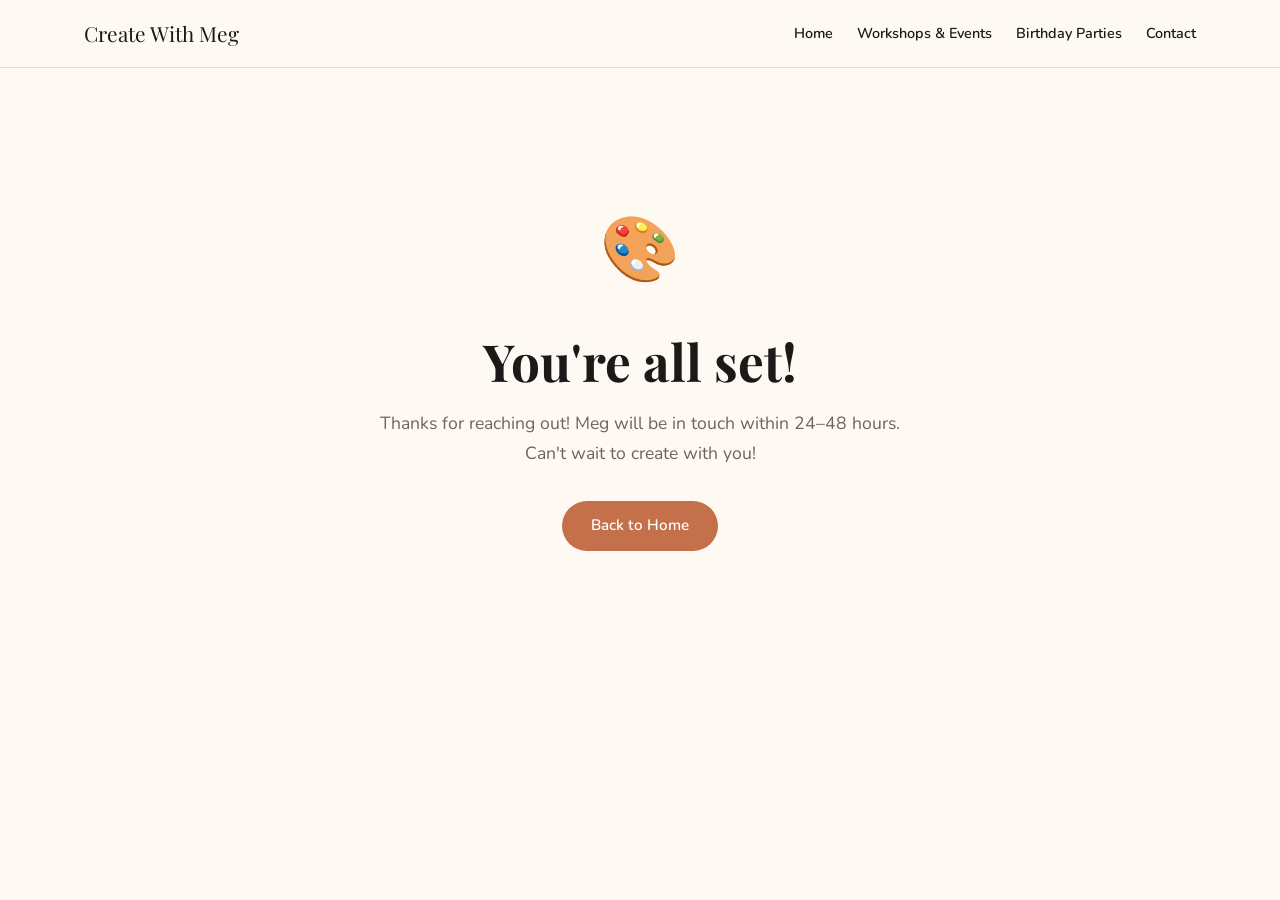
<file: thankyou.html>
<!DOCTYPE html>
<html lang="en">
<head>
  <meta charset="UTF-8" />
  <meta name="viewport" content="width=device-width, initial-scale=1.0" />
  <title>Thank You! | Create With Meg</title>
  <link rel="stylesheet" href="css/style.css" />
  <link href="https://fonts.googleapis.com/css2?family=Playfair+Display:wght@400;600;700&family=Nunito:wght@300;400;600&display=swap" rel="stylesheet" />
</head>
<body>
  <nav class="navbar">
    <div class="nav-inner">
      <a href="index.html" class="nav-logo">Create With Meg</a>
      <ul class="nav-links">
        <li><a href="index.html">Home</a></li>
        <li><a href="workshops.html">Workshops & Events</a></li>
        <li><a href="birthdays.html">Birthday Parties</a></li>
        <li><a href="contact.html">Contact</a></li>
      </ul>
      <button class="nav-toggle" aria-label="Toggle menu">&#9776;</button>
    </div>
  </nav>

  <section style="padding: 8rem 1.5rem; text-align: center;">
    <div style="max-width: 560px; margin: 0 auto;">
      <div style="font-size: 4rem; margin-bottom: 1.5rem;">🎨</div>
      <h1>You're all set!</h1>
      <p style="color: #6b6460; font-size: 1.1rem; margin: 1rem 0 2rem;">Thanks for reaching out! Meg will be in touch within 24–48 hours. Can't wait to create with you!</p>
      <a href="index.html" class="btn-primary">Back to Home</a>
    </div>
  </section>

  <script>
    const toggle = document.querySelector('.nav-toggle');
    const navLinks = document.querySelector('.nav-links');
    toggle.addEventListener('click', () => navLinks.classList.toggle('open'));
  </script>
</body>
</html>
</file>
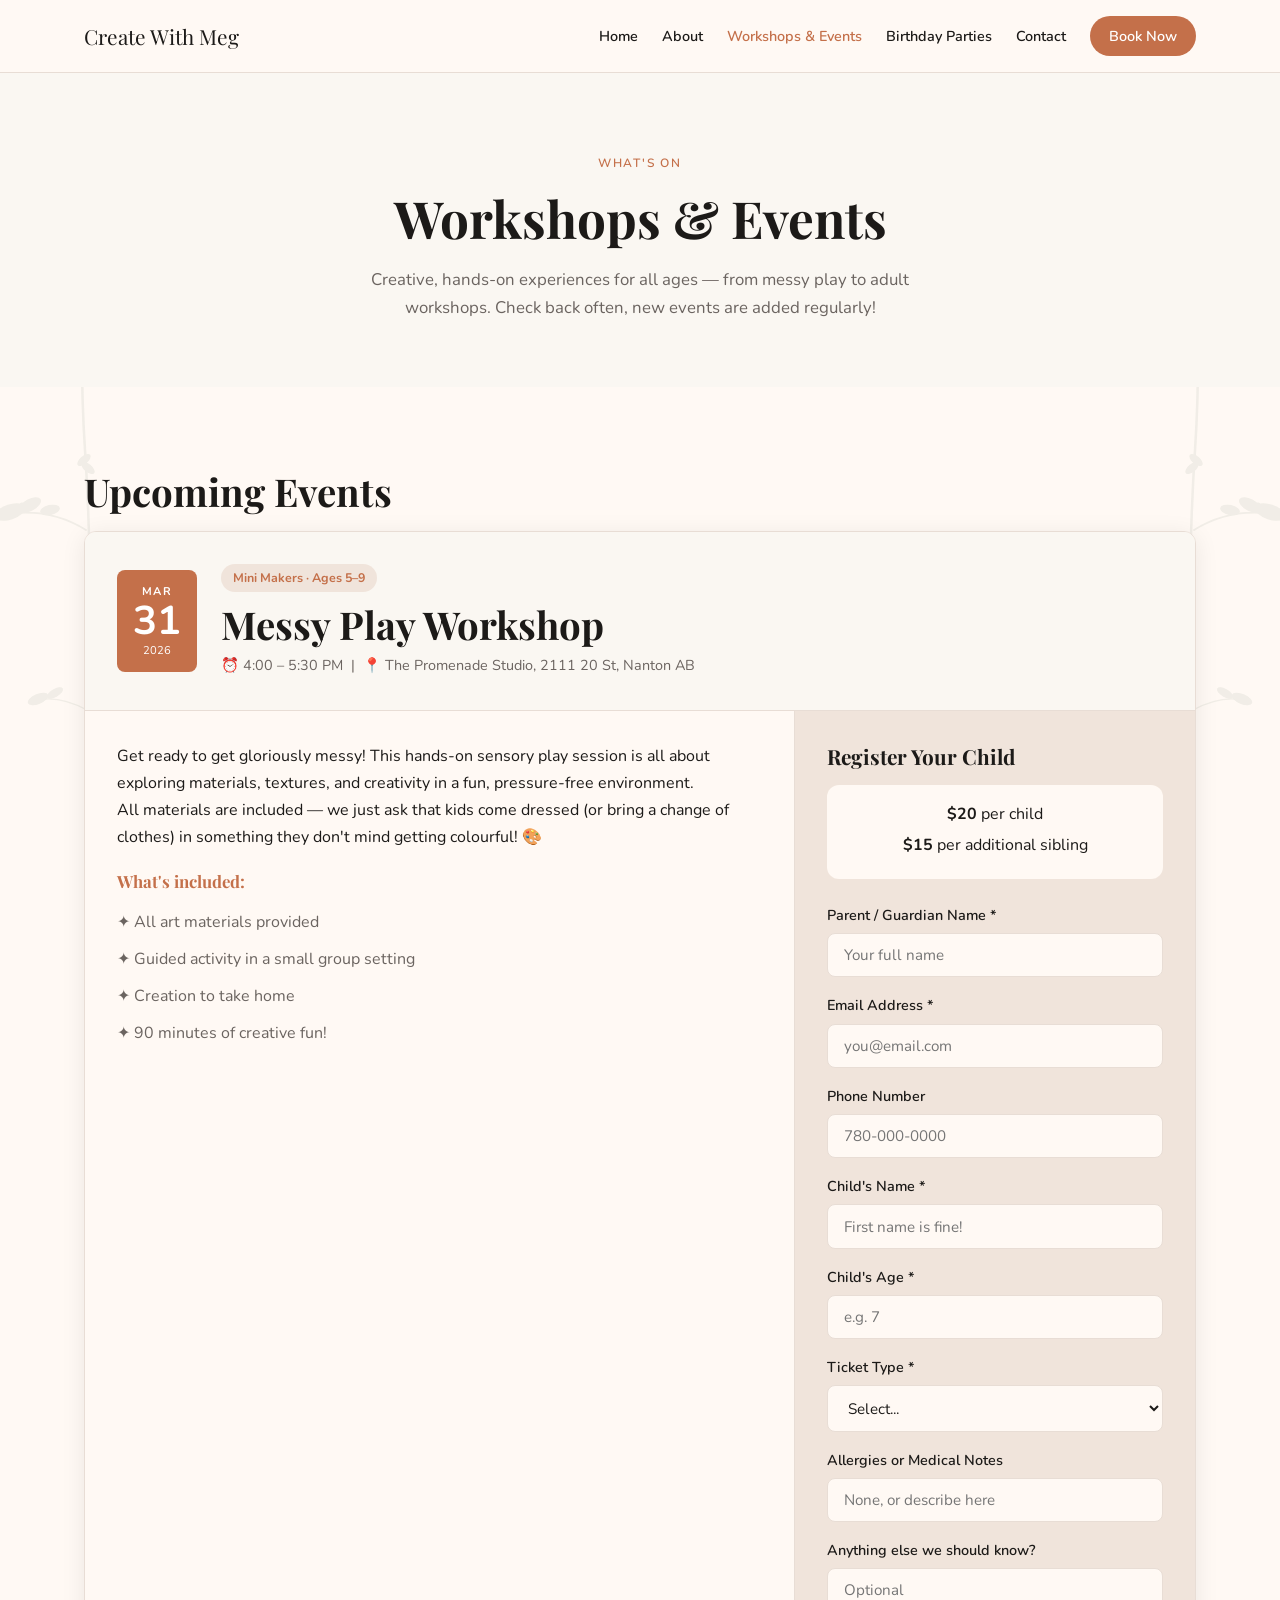
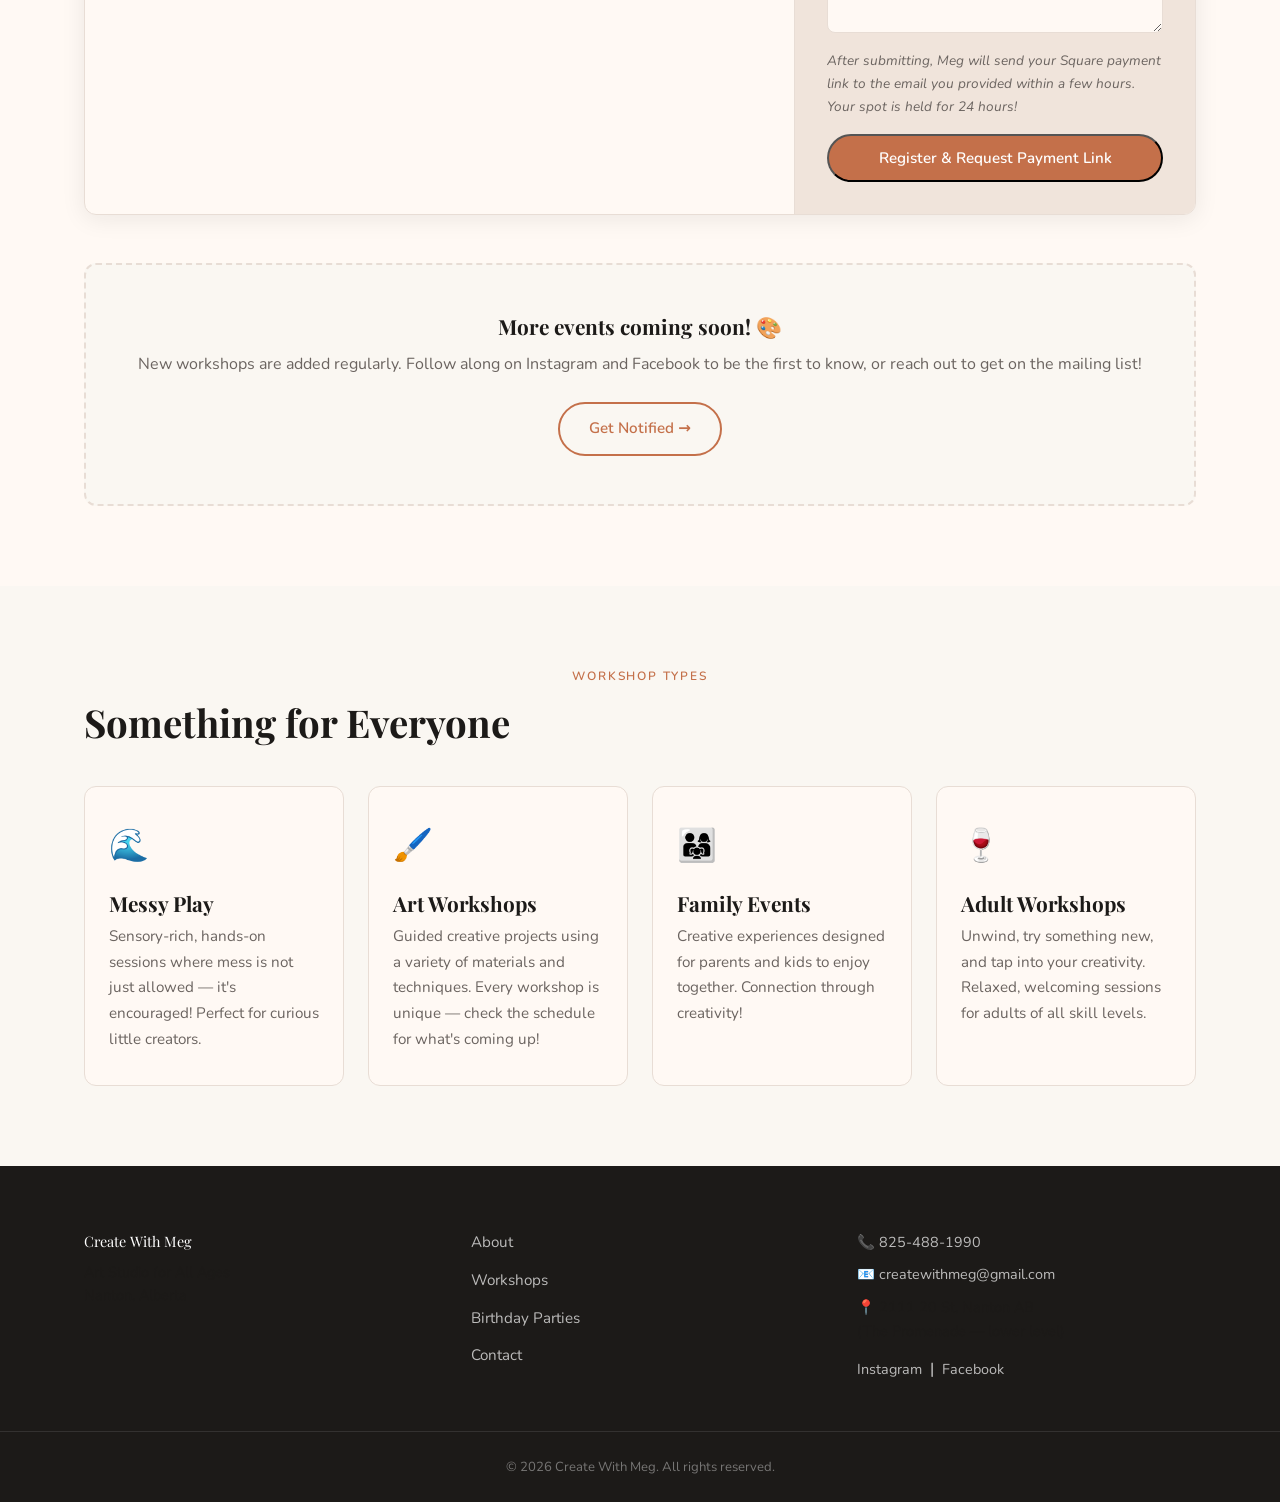
<file: workshops.html>
<!DOCTYPE html>
<html lang="en">
<head>
  <meta charset="UTF-8" />
  <meta name="viewport" content="width=device-width, initial-scale=1.0" />
  <title>Workshops & Events | Create With Meg</title>
  <meta name="description" content="Upcoming art workshops and creative events for kids, families, and adults in Nanton, Alberta." />
  <link rel="stylesheet" href="css/style.css" />
  <link href="https://fonts.googleapis.com/css2?family=Playfair+Display:wght@400;600;700&family=Nunito:wght@300;400;600&display=swap" rel="stylesheet" />
</head>
<body>
  <div class="botanical-bg botanical-bg-left" aria-hidden="true"><img src="images/botanical.svg" alt=""/></div>
  <div class="botanical-bg botanical-bg-right" aria-hidden="true"><img src="images/botanical.svg" alt=""/></div>

  <!-- NAVIGATION -->
  <nav class="navbar">
    <div class="nav-inner">
      <a href="index.html" class="nav-logo">Create With Meg</a>
      <ul class="nav-links">
        <li><a href="index.html">Home</a></li>
        <li><a href="about.html">About</a></li>
        <li><a href="workshops.html" class="active">Workshops & Events</a></li>
        <li><a href="birthdays.html">Birthday Parties</a></li>
        <li><a href="contact.html">Contact</a></li>
        <li><a href="workshops.html" class="btn-nav">Book Now</a></li>
      </ul>
      <button class="nav-toggle" aria-label="Toggle menu">&#9776;</button>
    </div>
  </nav>

  <!-- PAGE HERO -->
  <section class="page-hero">
    <div class="container center-text">
      <span class="label-tag center">What's On</span>
      <h1>Workshops &amp; Events</h1>
      <p>Creative, hands-on experiences for all ages — from messy play to adult workshops. Check back often, new events are added regularly!</p>
    </div>
  </section>

  <!-- UPCOMING EVENTS -->
  <section class="section-pad">
    <div class="container">
      <h2 class="section-title">Upcoming Events</h2>

      <!-- MARCH 31 EVENT -->
      <div class="event-card-full" id="march31">
        <div class="event-card-header">
          <div class="event-date-block large">
            <span class="month">MAR</span>
            <span class="day">31</span>
            <span class="year">2026</span>
          </div>
          <div class="event-header-info">
            <span class="event-category">Mini Makers · Ages 5–9</span>
            <h2>Messy Play Workshop</h2>
            <p class="event-meta">⏰ 4:00 – 5:30 PM &nbsp;|&nbsp; 📍 The Promenade Studio, 2111 20 St, Nanton AB</p>
          </div>
        </div>

        <div class="event-card-body">
          <div class="event-description">
            <p>Get ready to get gloriously messy! This hands-on sensory play session is all about exploring materials, textures, and creativity in a fun, pressure-free environment.</p>
            <p>All materials are included — we just ask that kids come dressed (or bring a change of clothes) in something they don't mind getting colourful! 🎨</p>

            <h4>What's included:</h4>
            <ul>
              <li>✦ All art materials provided</li>
              <li>✦ Guided activity in a small group setting</li>
              <li>✦ Creation to take home</li>
              <li>✦ 90 minutes of creative fun!</li>
            </ul>
          </div>

          <div class="event-register-box">
            <h3>Register Your Child</h3>
            <div class="price-display">
              <p><strong>$20</strong> per child</p>
              <p><strong>$15</strong> per additional sibling</p>
            </div>

            <form class="registration-form" id="workshop-form-march31" action="https://formspree.io/f/mwvwpvow" method="POST">
              <input type="hidden" name="_subject" value="🎨 New Workshop Registration — Messy Play March 31" />
              <input type="hidden" name="_next" value="thankyou.html" />
              <div class="form-group">
                <label for="parent-name">Parent / Guardian Name *</label>
                <input type="text" id="parent-name" name="parent_name" required placeholder="Your full name" />
              </div>
              <div class="form-group">
                <label for="email">Email Address *</label>
                <input type="email" id="email" name="email" required placeholder="you@email.com" />
              </div>
              <div class="form-group">
                <label for="phone">Phone Number</label>
                <input type="tel" id="phone" name="phone" placeholder="780-000-0000" />
              </div>
              <div class="form-group">
                <label for="child-name">Child's Name *</label>
                <input type="text" id="child-name" name="child_name" required placeholder="First name is fine!" />
              </div>
              <div class="form-group">
                <label for="child-age">Child's Age *</label>
                <input type="number" id="child-age" name="child_age" min="5" max="9" required placeholder="e.g. 7" />
              </div>
              <div class="form-group">
                <label for="ticket-type">Ticket Type *</label>
                <select id="ticket-type" name="ticket_type" required>
                  <option value="">Select...</option>
                  <option value="First Child — $20">First Child — $20</option>
                  <option value="Additional Sibling — $15">Additional Sibling — $15</option>
                </select>
              </div>
              <div class="form-group">
                <label for="allergies">Allergies or Medical Notes</label>
                <input type="text" id="allergies" name="allergies" placeholder="None, or describe here" />
              </div>
              <div class="form-group">
                <label for="notes">Anything else we should know?</label>
                <textarea id="notes" name="notes" rows="2" placeholder="Optional"></textarea>
              </div>

              <p class="form-note">After submitting, Meg will send your Square payment link to the email you provided within a few hours. Your spot is held for 24 hours!</p>

              <button type="submit" class="btn-primary full-width">Register & Request Payment Link</button>
            </form>
          </div>
        </div>
      </div>

      <!-- MORE EVENTS COMING SOON -->
      <div class="coming-soon-box">
        <h3>More events coming soon! 🎨</h3>
        <p>New workshops are added regularly. Follow along on Instagram and Facebook to be the first to know, or reach out to get on the mailing list!</p>
        <a href="contact.html" class="btn-outline">Get Notified →</a>
      </div>

    </div>
  </section>

  <!-- CATEGORIES -->
  <section class="section-pad bg-cream">
    <div class="container">
      <span class="label-tag center">Workshop Types</span>
      <h2 class="section-title">Something for Everyone</h2>
      <div class="cards-grid">
        <div class="card">
          <div class="card-icon">🌊</div>
          <h3>Messy Play</h3>
          <p>Sensory-rich, hands-on sessions where mess is not just allowed — it's encouraged! Perfect for curious little creators.</p>
        </div>
        <div class="card">
          <div class="card-icon">🖌️</div>
          <h3>Art Workshops</h3>
          <p>Guided creative projects using a variety of materials and techniques. Every workshop is unique — check the schedule for what's coming up!</p>
        </div>
        <div class="card">
          <div class="card-icon">👨‍👩‍👧</div>
          <h3>Family Events</h3>
          <p>Creative experiences designed for parents and kids to enjoy together. Connection through creativity!</p>
        </div>
        <div class="card">
          <div class="card-icon">🍷</div>
          <h3>Adult Workshops</h3>
          <p>Unwind, try something new, and tap into your creativity. Relaxed, welcoming sessions for adults of all skill levels.</p>
        </div>
      </div>
    </div>
  </section>

  <!-- FOOTER -->
  <footer class="footer">
    <div class="container footer-inner">
      <div class="footer-brand">
        <p class="footer-logo">Create With Meg</p>
        <p>Art Studio for All Ages<br/>Nanton, Alberta</p>
      </div>
      <div class="footer-links">
        <a href="about.html">About</a>
        <a href="workshops.html">Workshops</a>
        <a href="birthdays.html">Birthday Parties</a>
        <a href="contact.html">Contact</a>
      </div>
      <div class="footer-contact">
        <p>📞 <a href="tel:8254881990">825-488-1990</a></p>
        <p>📧 <a href="mailto:createwithmeg@gmail.com">createwithmeg@gmail.com</a></p>
        <p>📍 2111 20 St, Nanton AB<br/>(The Promenade — lower level)</p>
        <div class="social-links">
          <a href="#" aria-label="Instagram">Instagram</a> &nbsp;|&nbsp; <a href="#" aria-label="Facebook">Facebook</a>
        </div>
      </div>
    </div>
    <p class="footer-copy">© 2026 Create With Meg. All rights reserved.</p>
  </footer>

  <script>
    const toggle = document.querySelector('.nav-toggle');
    const navLinks = document.querySelector('.nav-links');
    toggle.addEventListener('click', () => navLinks.classList.toggle('open'));
  </script>

</body>
</html>
</file>
<file: css/style.css>
/* ============================================
   CREATE WITH MEG — STYLESHEET
   Palette: Cream · Near-black · Terracotta · Sage · Blush
   ============================================ */

:root {
  --cream: #faf7f2;
  --warm-white: #fff9f4;
  --near-black: #1c1a18;
  --terracotta: #c4704a;
  --terracotta-light: #d4866a;
  --sage: #8a9e89;
  --sage-light: #b5c9b4;
  --blush: #f0e4db;
  --text-muted: #6b6460;
  --border: #e8ddd5;
  --font-head: 'Playfair Display', Georgia, serif;
  --font-body: 'Nunito', system-ui, sans-serif;
  --radius: 12px;
  --shadow: 0 4px 24px rgba(28,26,24,0.08);
  --max-width: 1160px;
}

*, *::before, *::after { box-sizing: border-box; margin: 0; padding: 0; }

html { scroll-behavior: smooth; }

body {
  font-family: var(--font-body);
  background: var(--warm-white);
  color: var(--near-black);
  line-height: 1.7;
  font-size: 16px;
  position: relative;
}

/* Botanical background — fixed left & right edges, behind everything */
.botanical-bg {
  position: fixed;
  top: 0; bottom: 0;
  width: 180px;
  pointer-events: none;
  z-index: 0;
  opacity: 0.12;
}
.botanical-bg-left { left: 0; }
.botanical-bg-right { right: 0; transform: scaleX(-1); }
.botanical-bg img { width: 100%; height: 100%; object-fit: cover; object-position: top; }

/* Make sure all content sits above the botanical bg */
.navbar, section, footer { position: relative; z-index: 1; }

@media (max-width: 1200px) {
  .botanical-bg { width: 120px; opacity: 0.09; }
}
@media (max-width: 900px) {
  .botanical-bg { width: 80px; opacity: 0.07; }
}
@media (max-width: 600px) {
  .botanical-bg { display: none; }
}

/* ---- TYPOGRAPHY ---- */
h1, h2, h3, h4 { font-family: var(--font-head); line-height: 1.25; }
h1 { font-size: clamp(2rem, 5vw, 3.2rem); }
h2 { font-size: clamp(1.6rem, 3.5vw, 2.4rem); }
h3 { font-size: 1.3rem; }
h4 { font-size: 1.05rem; }
p { color: var(--near-black); }
a { color: var(--terracotta); text-decoration: none; }
a:hover { text-decoration: underline; }
ul { list-style: none; padding: 0; }

/* ---- LAYOUT ---- */
.container { max-width: var(--max-width); margin: 0 auto; padding: 0 1.5rem; }
.section-pad { padding: 5rem 0; }
.bg-cream { background: var(--cream); }
.center-text { text-align: center; }
.two-col { display: grid; grid-template-columns: 1fr 1fr; gap: 4rem; align-items: center; }
.two-col.reverse { direction: rtl; }
.two-col.reverse > * { direction: ltr; }

@media (max-width: 768px) {
  .two-col { grid-template-columns: 1fr; gap: 2rem; }
  .two-col.reverse { direction: ltr; }
}

/* ---- LABEL TAG ---- */
.label-tag {
  display: inline-block;
  font-family: var(--font-body);
  font-size: 0.75rem;
  font-weight: 600;
  letter-spacing: 0.15em;
  text-transform: uppercase;
  color: var(--terracotta);
  margin-bottom: 0.75rem;
}
.label-tag.center { display: block; text-align: center; }

/* ---- SECTION TITLES ---- */
.section-title { margin-bottom: 1rem; }
.section-sub { color: var(--text-muted); max-width: 600px; margin: 0 auto 2.5rem; }

/* ---- BUTTONS ---- */
.btn-primary, .btn-secondary, .btn-outline, .btn-nav {
  display: inline-block;
  padding: 0.75rem 1.8rem;
  border-radius: 50px;
  font-family: var(--font-body);
  font-weight: 600;
  font-size: 0.95rem;
  cursor: pointer;
  transition: all 0.2s ease;
  text-decoration: none !important;
}
.btn-primary { background: var(--terracotta); color: #fff; }
.btn-primary:hover { background: #b05e3a; }
.btn-secondary { background: transparent; color: var(--near-black); border: 2px solid var(--near-black); }
.btn-secondary:hover { background: var(--near-black); color: #fff; }
.btn-outline { background: transparent; color: var(--terracotta); border: 2px solid var(--terracotta); }
.btn-outline:hover { background: var(--terracotta); color: #fff; }
.btn-nav { background: var(--terracotta); color: #fff !important; padding: 0.5rem 1.2rem; }
.btn-nav:hover { background: #b05e3a; }
.full-width { width: 100%; text-align: center; }

/* ---- NAVBAR ---- */
.navbar {
  position: sticky; top: 0; z-index: 100;
  background: var(--warm-white);
  border-bottom: 1px solid var(--border);
  padding: 1rem 0;
}
.nav-inner {
  max-width: var(--max-width);
  margin: 0 auto; padding: 0 1.5rem;
  display: flex; align-items: center; justify-content: space-between;
}
.nav-logo {
  font-family: var(--font-head);
  font-size: 1.3rem;
  color: var(--near-black) !important;
  text-decoration: none !important;
}
.nav-links {
  display: flex; align-items: center; gap: 1.5rem; list-style: none;
}
.nav-links a {
  color: var(--near-black);
  font-weight: 600;
  font-size: 0.9rem;
  text-decoration: none;
  transition: color 0.2s;
}
.nav-links a:hover, .nav-links a.active { color: var(--terracotta); }
.nav-toggle { display: none; background: none; border: none; font-size: 1.5rem; cursor: pointer; }

@media (max-width: 900px) {
  .nav-toggle { display: block; }
  .nav-links {
    display: none; flex-direction: column;
    position: absolute; top: 100%; left: 0; right: 0;
    background: var(--warm-white);
    border-bottom: 1px solid var(--border);
    padding: 1rem 1.5rem 1.5rem;
    gap: 1rem;
  }
  .nav-links.open { display: flex; }
  .navbar { position: relative; }
}

/* ---- HERO ---- */
.hero {
  background: var(--cream);
  padding: 7rem 1.5rem 6rem;
  text-align: center;
}
.hero-content { max-width: 720px; margin: 0 auto; }
.hero-eyebrow {
  font-size: 0.8rem; font-weight: 600; letter-spacing: 0.15em;
  text-transform: uppercase; color: var(--terracotta); margin-bottom: 1rem;
}
.hero h1 { margin-bottom: 1.25rem; }
.hero-sub { font-size: 1.15rem; color: var(--text-muted); margin-bottom: 2.5rem; max-width: 560px; margin-left: auto; margin-right: auto; }
.hero-btns { display: flex; gap: 1rem; justify-content: center; flex-wrap: wrap; }

/* ---- INTRO STRIP ---- */
.intro-strip {
  background: var(--terracotta);
  color: #fff;
  padding: 1rem 1.5rem;
  text-align: center;
  font-size: 0.9rem;
  font-weight: 600;
  letter-spacing: 0.03em;
}

/* ---- PAGE HERO ---- */
.page-hero {
  background: var(--cream);
  padding: 5rem 1.5rem 4rem;
  text-align: center;
}
.page-hero p { color: var(--text-muted); max-width: 580px; margin: 1rem auto 0; font-size: 1.05rem; }

/* ---- CARDS GRID ---- */
.cards-grid {
  display: grid;
  grid-template-columns: repeat(auto-fit, minmax(230px, 1fr));
  gap: 1.5rem;
  margin-top: 2.5rem;
}
.card {
  background: var(--warm-white);
  border: 1px solid var(--border);
  border-radius: var(--radius);
  padding: 2rem 1.5rem;
  transition: transform 0.2s, box-shadow 0.2s;
}
.card:hover { transform: translateY(-4px); box-shadow: var(--shadow); }
.card-icon { font-size: 2rem; margin-bottom: 1rem; }
.card h3 { margin-bottom: 0.5rem; }
.card p { color: var(--text-muted); font-size: 0.95rem; }
.age-badge {
  display: inline-block;
  background: var(--blush);
  color: var(--terracotta);
  font-size: 0.8rem; font-weight: 700;
  padding: 0.2rem 0.75rem;
  border-radius: 50px;
  margin-bottom: 0.75rem;
}

/* ---- EVENT CARDS ---- */
.event-card {
  background: var(--warm-white);
  border: 1px solid var(--border);
  border-radius: var(--radius);
  padding: 1.75rem;
  display: flex; gap: 1.5rem; align-items: flex-start;
  margin-bottom: 1.5rem;
  box-shadow: var(--shadow);
}
.event-card.featured { border-left: 4px solid var(--terracotta); }
.event-date-block {
  background: var(--terracotta);
  color: #fff;
  border-radius: 8px;
  padding: 0.75rem 1rem;
  text-align: center;
  min-width: 64px;
  flex-shrink: 0;
}
.event-date-block .month { display: block; font-size: 0.7rem; font-weight: 700; letter-spacing: 0.1em; text-transform: uppercase; }
.event-date-block .day { display: block; font-size: 1.8rem; font-weight: 700; line-height: 1; }
.event-date-block .year { display: block; font-size: 0.7rem; }
.event-details { flex: 1; }
.event-details h3 { margin-bottom: 0.35rem; }
.event-details p { color: var(--text-muted); font-size: 0.9rem; margin-bottom: 0.25rem; }
.event-details .price { color: var(--near-black); font-size: 1rem; margin-top: 0.5rem; }
.event-cta { display: flex; align-items: center; }

@media (max-width: 600px) {
  .event-card { flex-direction: column; }
  .event-cta { width: 100%; }
  .event-cta .btn-primary { width: 100%; text-align: center; }
}

/* ---- FULL EVENT CARD (workshops page) ---- */
.event-card-full {
  background: var(--warm-white);
  border: 1px solid var(--border);
  border-radius: var(--radius);
  overflow: hidden;
  box-shadow: var(--shadow);
  margin-bottom: 3rem;
}
.event-card-header {
  background: var(--cream);
  padding: 2rem;
  display: flex; gap: 1.5rem; align-items: center;
  border-bottom: 1px solid var(--border);
}
.event-date-block.large .day { font-size: 2.5rem; }
.event-header-info { flex: 1; }
.event-category {
  display: inline-block;
  background: var(--blush); color: var(--terracotta);
  font-size: 0.78rem; font-weight: 700;
  padding: 0.2rem 0.75rem; border-radius: 50px;
  margin-bottom: 0.5rem;
}
.event-header-info h2 { margin-bottom: 0.35rem; }
.event-meta { color: var(--text-muted); font-size: 0.9rem; }

.event-card-body {
  display: grid; grid-template-columns: 1fr 400px; gap: 0;
}
.event-description {
  padding: 2rem;
  border-right: 1px solid var(--border);
}
.event-description h4 { margin: 1.25rem 0 0.75rem; color: var(--terracotta); }
.event-description ul li { padding: 0.3rem 0; color: var(--text-muted); }

.event-register-box {
  padding: 2rem;
  background: var(--blush);
}
.event-register-box h3 { margin-bottom: 1rem; }
.price-display {
  background: var(--warm-white);
  border-radius: var(--radius);
  padding: 1rem;
  margin-bottom: 1.5rem;
  text-align: center;
}
.price-display p { margin-bottom: 0.25rem; }

@media (max-width: 900px) {
  .event-card-body { grid-template-columns: 1fr; }
  .event-description { border-right: none; border-bottom: 1px solid var(--border); }
  .event-card-header { flex-direction: column; align-items: flex-start; }
}

/* ---- COMING SOON BOX ---- */
.coming-soon-box {
  text-align: center;
  background: var(--cream);
  border: 2px dashed var(--border);
  border-radius: var(--radius);
  padding: 3rem 2rem;
}
.coming-soon-box h3 { margin-bottom: 0.75rem; }
.coming-soon-box p { color: var(--text-muted); margin-bottom: 1.5rem; }

/* ---- BIRTHDAY SECTION ---- */
.birthday-bullets { margin: 1rem 0 1.5rem; }
.birthday-bullets li { padding: 0.35rem 0; font-weight: 600; }

.pricing-grid {
  display: grid;
  grid-template-columns: 1fr 1fr;
  gap: 2rem;
  margin-top: 2.5rem;
}
@media (max-width: 768px) { .pricing-grid { grid-template-columns: 1fr; } }

.pricing-card {
  background: var(--warm-white);
  border: 1px solid var(--border);
  border-radius: var(--radius);
  overflow: hidden;
  box-shadow: var(--shadow);
}
.pricing-card.featured-card { border-top: 4px solid var(--terracotta); }
.pricing-header {
  background: var(--cream);
  padding: 1.5rem 2rem;
  border-bottom: 1px solid var(--border);
}
.pricing-sub { color: var(--text-muted); font-size: 0.9rem; margin-top: 0.25rem; }
.pricing-body { padding: 2rem; }
.price-main { text-align: center; margin-bottom: 1.5rem; }
.price-from { display: block; font-size: 0.85rem; color: var(--text-muted); }
.price-num { display: block; font-family: var(--font-head); font-size: 3rem; color: var(--terracotta); line-height: 1.1; }
.price-detail { display: block; font-size: 0.85rem; color: var(--text-muted); }
.price-breakdown {
  background: var(--blush);
  border-radius: 8px;
  padding: 1rem 1.25rem;
  margin-bottom: 1.5rem;
  font-size: 0.9rem;
}
.price-breakdown p { font-weight: 600; margin-bottom: 0.5rem; }
.price-breakdown li { padding: 0.2rem 0; color: var(--text-muted); }
.included-list li { padding: 0.35rem 0; color: var(--text-muted); font-size: 0.95rem; }
.addon-note { color: var(--text-muted); font-size: 0.9rem; margin: 1rem 0; font-style: italic; }

/* ---- REVIEWS ---- */
.reviews-grid {
  display: grid;
  grid-template-columns: repeat(auto-fit, minmax(260px, 1fr));
  gap: 1.5rem;
  margin-top: 2.5rem;
}
.review-card {
  background: var(--warm-white);
  border: 1px solid var(--border);
  border-radius: var(--radius);
  padding: 1.75rem;
}
.review-card p { color: var(--text-muted); font-style: italic; font-size: 0.95rem; }
.stars { font-size: 1.1rem; color: var(--terracotta); margin-bottom: 0.75rem; font-style: normal !important; }

/* ---- FORMS ---- */
.registration-form { display: flex; flex-direction: column; gap: 1rem; }
.form-row { display: grid; grid-template-columns: 1fr 1fr; gap: 1rem; }
@media (max-width: 600px) { .form-row { grid-template-columns: 1fr; } }
.form-group { display: flex; flex-direction: column; gap: 0.35rem; }
.form-group label { font-weight: 600; font-size: 0.9rem; }
.form-group input,
.form-group select,
.form-group textarea {
  padding: 0.7rem 1rem;
  border: 1.5px solid var(--border);
  border-radius: 8px;
  font-family: var(--font-body);
  font-size: 0.95rem;
  background: var(--warm-white);
  color: var(--near-black);
  transition: border-color 0.2s;
}
.form-group input:focus,
.form-group select:focus,
.form-group textarea:focus {
  outline: none;
  border-color: var(--terracotta);
}
.form-note { font-size: 0.85rem; color: var(--text-muted); font-style: italic; }
.form-container { max-width: 720px; margin: 0 auto; }

/* ---- ABOUT IMAGE PLACEHOLDER ---- */
.about-img-placeholder { }
.img-block {
  background: var(--blush);
  border-radius: var(--radius);
  min-height: 320px;
  display: flex; flex-direction: column;
  align-items: center; justify-content: center;
  font-size: 3rem; color: var(--text-muted);
  border: 2px dashed var(--border);
}
.img-block small { font-size: 0.85rem; margin-top: 0.5rem; font-family: var(--font-body); }

/* ---- ABOUT SECTION ---- */
.about-text h2 { margin-bottom: 1rem; }
.about-text p { color: var(--text-muted); margin-bottom: 1rem; }

/* ---- MISSION QUOTE ---- */
.mission-quote {
  font-family: var(--font-head);
  font-size: 1.3rem;
  color: var(--terracotta);
  border-left: 4px solid var(--terracotta);
  padding-left: 1.5rem;
  margin: 1.5rem auto;
  text-align: left;
  max-width: 650px;
  font-style: italic;
}

/* ---- EXPECT GRID ---- */
.expect-grid {
  display: grid;
  grid-template-columns: repeat(auto-fit, minmax(280px, 1fr));
  gap: 1.5rem;
  margin-top: 2.5rem;
}
.expect-item {
  display: flex; gap: 1rem; align-items: flex-start;
  background: var(--warm-white);
  border: 1px solid var(--border);
  border-radius: var(--radius);
  padding: 1.5rem;
}
.expect-icon { color: var(--terracotta); font-size: 1.2rem; font-weight: 700; flex-shrink: 0; }
.expect-item h4 { margin-bottom: 0.35rem; }
.expect-item p { color: var(--text-muted); font-size: 0.9rem; }

/* ---- CONTACT PAGE ---- */
.contact-info h2, .contact-form-wrap h2 { margin-bottom: 2rem; }
.contact-item {
  display: flex; gap: 1rem; align-items: flex-start;
  margin-bottom: 2rem;
}
.contact-icon { font-size: 1.5rem; flex-shrink: 0; }
.contact-item h4 { margin-bottom: 0.25rem; }
.contact-item p, .contact-item a { color: var(--text-muted); }
.contact-item a:hover { color: var(--terracotta); }
.social-links-large { display: flex; gap: 1rem; margin-top: 0.75rem; }
.social-btn {
  background: var(--blush); color: var(--terracotta) !important;
  padding: 0.4rem 1rem; border-radius: 50px;
  font-weight: 600; font-size: 0.9rem;
  text-decoration: none !important;
}
.social-btn:hover { background: var(--terracotta); color: #fff !important; }

.map-placeholder {
  background: var(--blush);
  border: 2px dashed var(--border);
  border-radius: var(--radius);
  padding: 3rem;
  margin-top: 1.5rem;
  text-align: center;
  color: var(--text-muted);
}

/* ---- FOOTER ---- */
.footer {
  background: var(--near-black);
  color: rgba(255,255,255,0.8);
  padding: 4rem 0 1.5rem;
}
.footer-inner {
  display: grid;
  grid-template-columns: 1fr 1fr 1fr;
  gap: 3rem;
  margin-bottom: 3rem;
}
@media (max-width: 768px) { .footer-inner { grid-template-columns: 1fr; gap: 2rem; } }
.footer-logo { font-family: var(--font-head); font-size: 1.3rem; color: #fff; margin-bottom: 0.5rem; }
.footer-brand p { font-size: 0.9rem; line-height: 1.6; }
.footer-links { display: flex; flex-direction: column; gap: 0.75rem; }
.footer-links a { color: rgba(255,255,255,0.7); font-size: 0.95rem; text-decoration: none; }
.footer-links a:hover { color: var(--terracotta-light); }
.footer-contact p { font-size: 0.9rem; margin-bottom: 0.5rem; }
.footer-contact a { color: rgba(255,255,255,0.7); }
.footer-contact a:hover { color: var(--terracotta-light); }
.social-links { margin-top: 0.75rem; }
.social-links a { color: rgba(255,255,255,0.7); font-size: 0.9rem; }
.social-links a:hover { color: var(--terracotta-light); }
.footer-copy {
  text-align: center; font-size: 0.82rem;
  color: rgba(255,255,255,0.4);
  border-top: 1px solid rgba(255,255,255,0.1);
  padding-top: 1.5rem;
}
</file>
